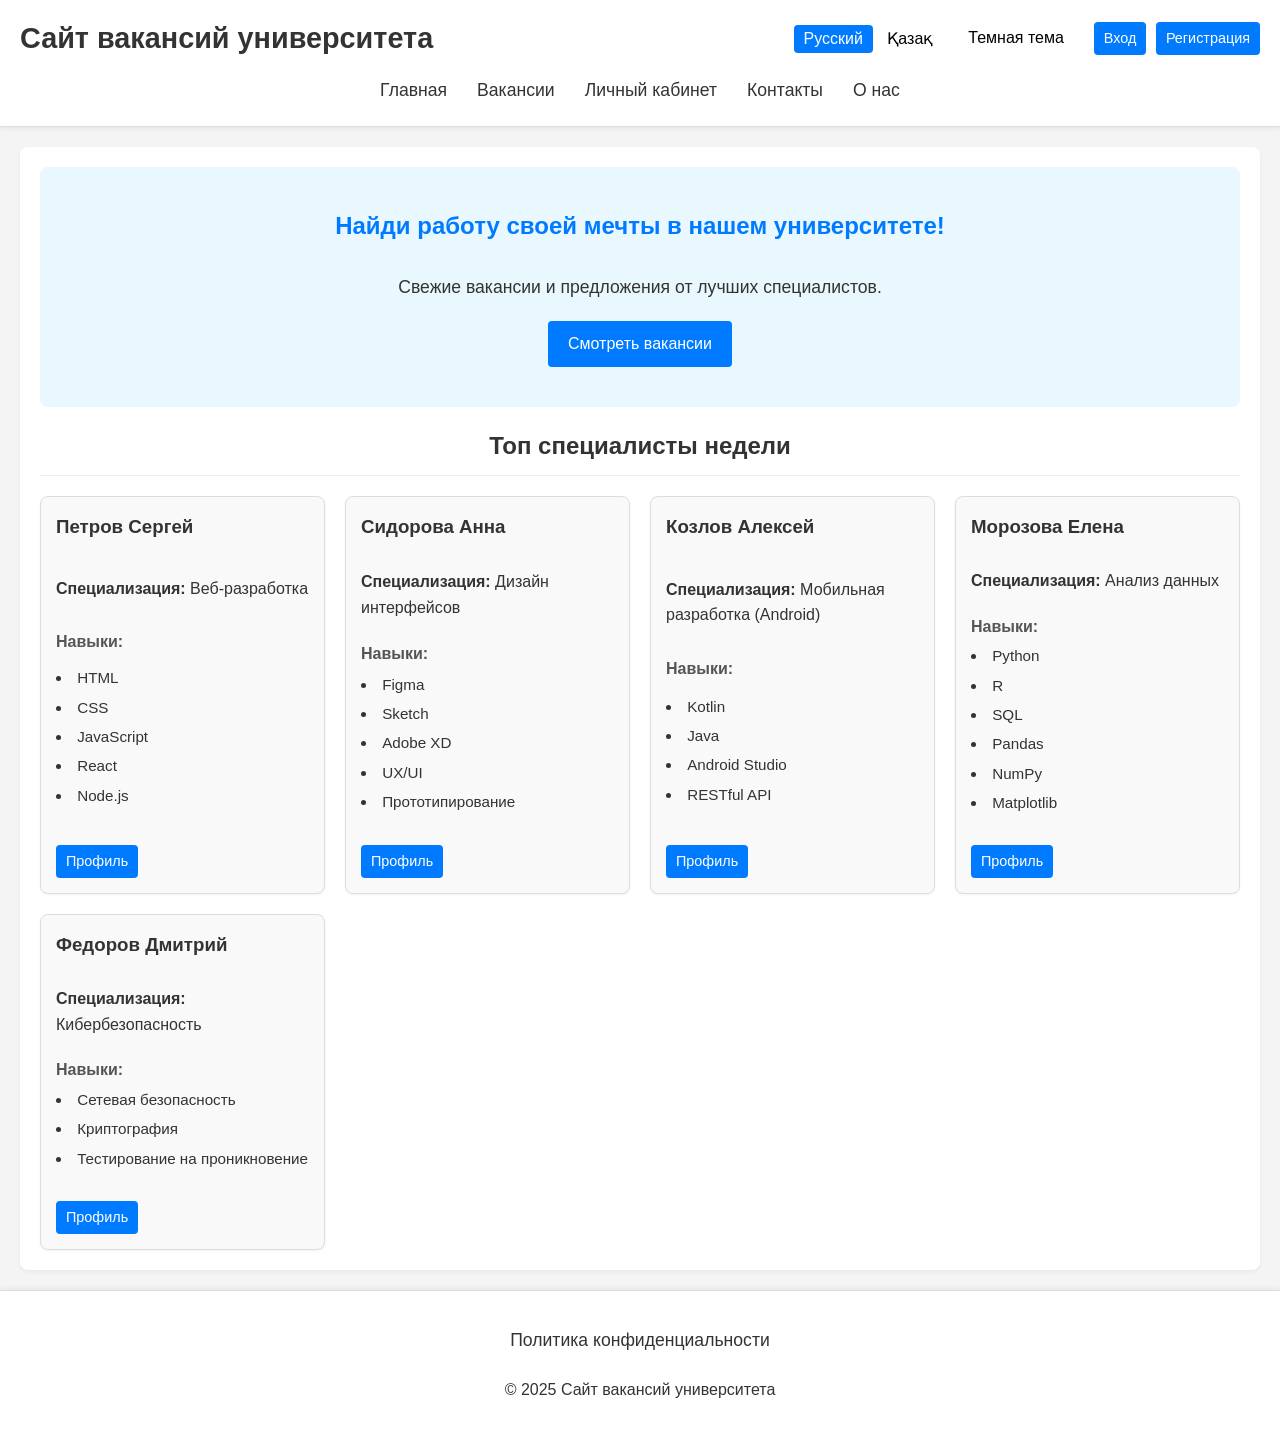
<file: index.html>
<!DOCTYPE html>
<html lang="ru">
<head>
    <meta charset="UTF-8">
    <meta name="viewport" content="width=device-width, initial-scale=1.0">
    <title>
        <span lang="ru">Сайт вакансий университета</span>
        <span lang="kz" class="hidden">Университет жұмыс орындарының сайты</span>
    </title>
    <link rel="stylesheet" href="style.css">
</head>
<body class="index-page">

    <header>
        <h1>
            <span lang="ru">Сайт вакансий университета</span>
            <span lang="kz" class="hidden">Университет жұмыс орындарының сайты</span>
        </h1>
        <div class="header-actions">
            <div class="language-switcher">
                <button data-lang="ru" class="lang-button active">Русский</button>
                <button data-lang="kz" class="lang-button">Қазақ</button>
            </div>
            <div class="theme-switcher">
                <button id="theme-toggle">
                    <span lang="ru">Темная тема</span>
                    <span lang="kz" class="hidden">Қараңғы тақырып</span>
                </button>
            </div>
            <div class="auth-buttons">
                <a href="login.html" class="button blue small">
                    <span lang="ru">Вход</span>
                    <span lang="kz" class="hidden">Кіру</span>
                </a>
                <a href="register.html" class="button blue small">
                    <span lang="ru">Регистрация</span>
                    <span lang="kz" class="hidden">Тіркелу</span>
                </a>
            </div>
        </div>
        <nav>
            <ul>
                <li><a href="index.html">
                    <span lang="ru">Главная</span>
                    <span lang="kz" class="hidden">Басты бет</span>
                </a></li>
                <li><a href="vacancies.html">
                    <span lang="ru">Вакансии</span>
                    <span lang="kz" class="hidden">Вакансиялар</span>
                </a></li>
                <li><a href="profile.html">
                    <span lang="ru">Личный кабинет</span>
                    <span lang="kz" class="hidden">Жеке кабинет</span>
                </a></li>
                <li><a href="contacts.html">
                    <span lang="ru">Контакты</span>
                    <span lang="kz" class="hidden">Байланыстар</span>
                </a></li>
                <li><a href="about.html">
                    <span lang="ru">О нас</span>
                    <span lang="kz" class="hidden">Біз туралы</span>
                </a></li>
            </ul>
        </nav>
    </header>

    <main>
        <section class="hero">
            <h2 lang="ru">Найди работу своей мечты в нашем университете!</h2>
            <h2 lang="kz" class="hidden">Біздің университетіміздегі арманыңыздағы жұмысты табыңыз!</h2>
            <p lang="ru">Свежие вакансии и предложения от лучших специалистов.</p>
            <p lang="kz" class="hidden">Үздік мамандардан жаңа жұмыс орындары мен ұсыныстар.</p>
            <a href="vacancies.html" class="button blue">
                <span lang="ru">Смотреть вакансии</span>
                <span lang="kz" class="hidden">Вакансияларды қарау</span>
            </a>
        </section>

        <section class="top-specialists">
            <h2 lang="ru">Топ специалисты недели</h2>
            <h2 lang="kz" class="hidden">Аптаның үздік мамандары</h2>
            <div class="specialists-list">
                 <p lang="ru">Загрузка списка специалистов...</p>
                 <p lang="kz" class="hidden">Мамандар тізімін жүктеу...</p>
            </div>
        </section>
    </main>

    <footer>
        <nav>
            <ul>
                <li><a href="privacy.html">
                    <span lang="ru">Политика конфиденциальности</span>
                    <span lang="kz" class="hidden">Құпиялылық саясаты</span>
                </a></li>
            </ul>
        </nav>
        <p lang="ru">&copy; 2025 Сайт вакансий университета</p>
        <p lang="kz" class="hidden">&copy; 2025 Университет жұмыс орындарының сайты</p>
    </footer>

    <script src="script.js" defer></script>
</body>
</html>
</file>
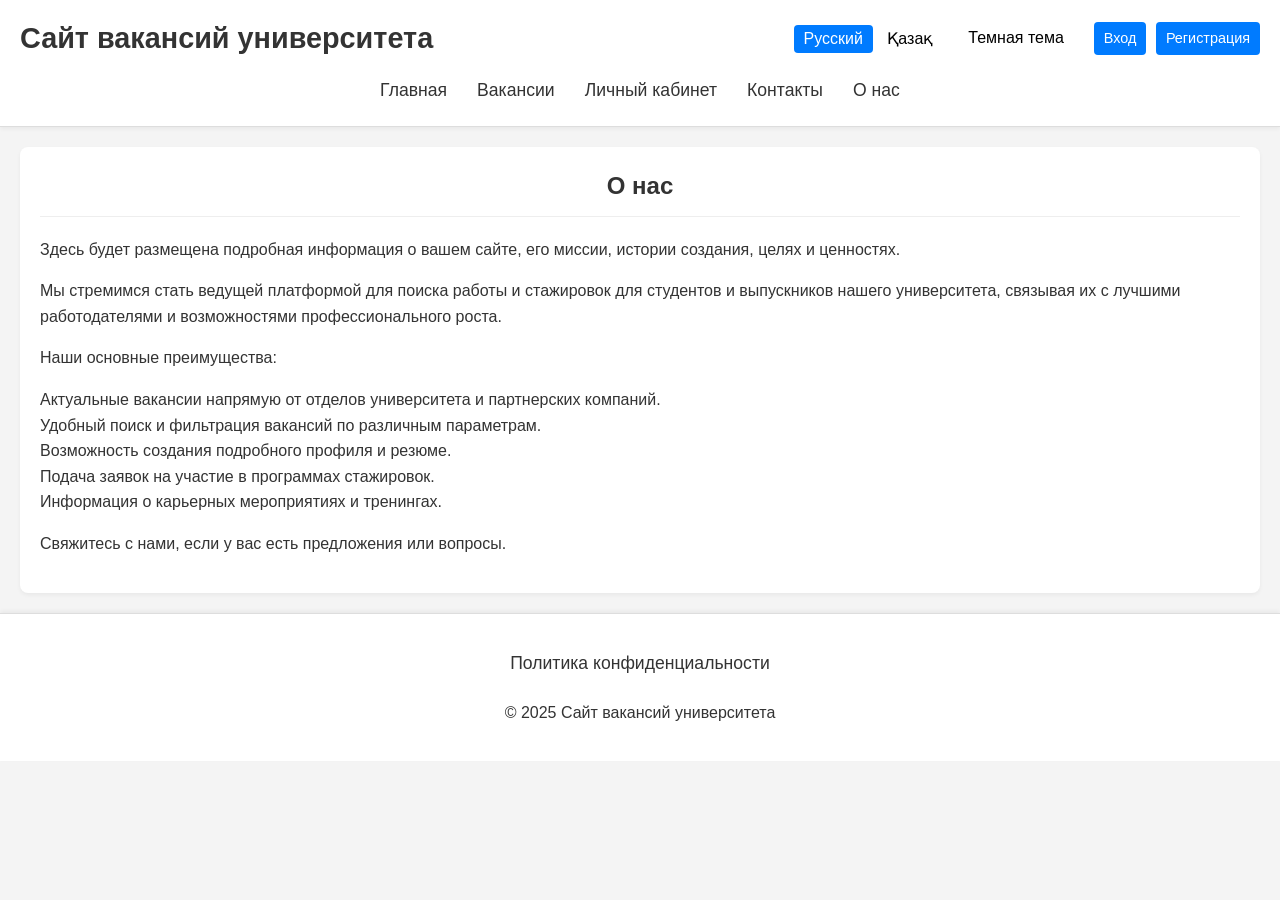
<file: about.html>
<!DOCTYPE html>
<html lang="ru">
<head>
    <meta charset="UTF-8">
    <meta name="viewport" content="width=device-width, initial-scale=1.0">
    <title>
        <span lang="ru">О нас - Сайт вакансий университета</span>
        <span lang="kz" class="hidden">Біз туралы - Университет жұмыс орындарының сайты</span>
    </title>
    <link rel="stylesheet" href="style.css">
</head>
<body>
    <header>
        <h1>
            <span lang="ru">Сайт вакансий университета</span>
            <span lang="kz" class="hidden">Университет жұмыс орындарының сайты</span>
        </h1>
        <div class="header-actions">
            <div class="language-switcher">
                <button data-lang="ru" class="lang-button active">Русский</button>
                <button data-lang="kz" class="lang-button">Қазақ</button>
            </div>
            <div class="theme-switcher">
                <button id="theme-toggle">
                    <span lang="ru">Темная тема</span>
                    <span lang="kz" class="hidden">Қараңғы тақырып</span>
                </button>
            </div>
            <div class="auth-buttons">
                <a href="login.html" class="button blue small">
                    <span lang="ru">Вход</span>
                    <span lang="kz" class="hidden">Кіру</span>
                </a>
                <a href="register.html" class="button blue small">
                    <span lang="ru">Регистрация</span>
                    <span lang="kz" class="hidden">Тіркелу</span>
                </a>
            </div>
        </div>
        <nav>
            <ul>
                <li><a href="index.html">
                    <span lang="ru">Главная</span>
                    <span lang="kz" class="hidden">Басты бет</span>
                </a></li>
                <li><a href="vacancies.html">
                    <span lang="ru">Вакансии</span>
                    <span lang="kz" class="hidden">Вакансиялар</span>
                </a></li>
                <li><a href="profile.html">
                    <span lang="ru">Личный кабинет</span>
                    <span lang="kz" class="hidden">Жеке кабинет</span>
                </a></li>
                <li><a href="contacts.html">
                    <span lang="ru">Контакты</span>
                    <span lang="kz" class="hidden">Байланыстар</span>
                </a></li>
                <li><a href="about.html">
                    <span lang="ru">О нас</span>
                    <span lang="kz" class="hidden">Біз туралы</span>
                </a></li>
            </ul>
        </nav>
    </header>

    <main>
        <h2 lang="ru">О нас</h2>
        <h2 lang="kz" class="hidden">Біз туралы</h2>
        <p lang="ru">Здесь будет размещена подробная информация о вашем сайте, его миссии, истории создания, целях и ценностях.</p>
        <p lang="kz" class="hidden">Бұл жерде сіздің сайтыңыз, оның миссиясы, құрылу тарихы, мақсаттары мен құндылықтары туралы толық ақпарат орналастырылады.</p>
        <p lang="ru">Мы стремимся стать ведущей платформой для поиска работы и стажировок для студентов и выпускников нашего университета, связывая их с лучшими работодателями и возможностями профессионального роста.</p>
        <p lang="kz" class="hidden">Біз университетіміздің студенттері мен түлектері үшін жұмыс пен тәжірибе іздеуде жетекші платформа болуға, оларды үздік жұмыс берушілермен және кәсіби өсу мүмкіндіктерімен байланыстыруға ұмтыламыз.</p>
         <p lang="ru">Наши основные преимущества:</p>
         <p lang="kz" class="hidden">Біздің негізгі артықшылықтарымыз:</p>
         <ul lang="ru">
             <li>Актуальные вакансии напрямую от отделов университета и партнерских компаний.</li>
             <li>Удобный поиск и фильтрация вакансий по различным параметрам.</li>
             <li>Возможность создания подробного профиля и резюме.</li>
             <li>Подача заявок на участие в программах стажировок.</li>
             <li>Информация о карьерных мероприятиях и тренингах.</li>
         </ul>
          <ul lang="kz" class="hidden">
             <li>Университет бөлімдері мен серіктес компаниялардан тікелей өзекті вакансиялар.</li>
             <li>Әр түрлі параметрлер бойынша бос жұмыс орындарын ыңғайлы іздеу және сүзу.</li>
             <li>Толық профиль мен түйіндемені жасау мүмкіндігі.</li>
             <li>Тәжірибе бағдарламаларына қатысуға өтінімдер беру.</li>
             <li>Мансаптық іс-шаралар мен тренингтер туралы ақпарат.</li>
         </ul>
          <p lang="ru">Свяжитесь с нами, если у вас есть предложения или вопросы.</p>
          <p lang="kz" class="hidden">Ұсыныстарыңыз немесе сұрақтарыңыз болса, бізбен хабарласыңыз.</p>
    </main>

    <footer>
        <nav>
            <ul>
                <li><a href="privacy.html">
                    <span lang="ru">Политика конфиденциальности</span>
                    <span lang="kz" class="hidden">Құпиялылық саясаты</span>
                </a></li>
            </ul>
        </nav>
        <p lang="ru">&copy; 2025 Сайт вакансий университета</p>
        <p lang="kz" class="hidden">&copy; 2025 Университет жұмыс орындарының сайты</p>
    </footer>

    <script src="script.js" defer></script>
</body>
</html>
</file>
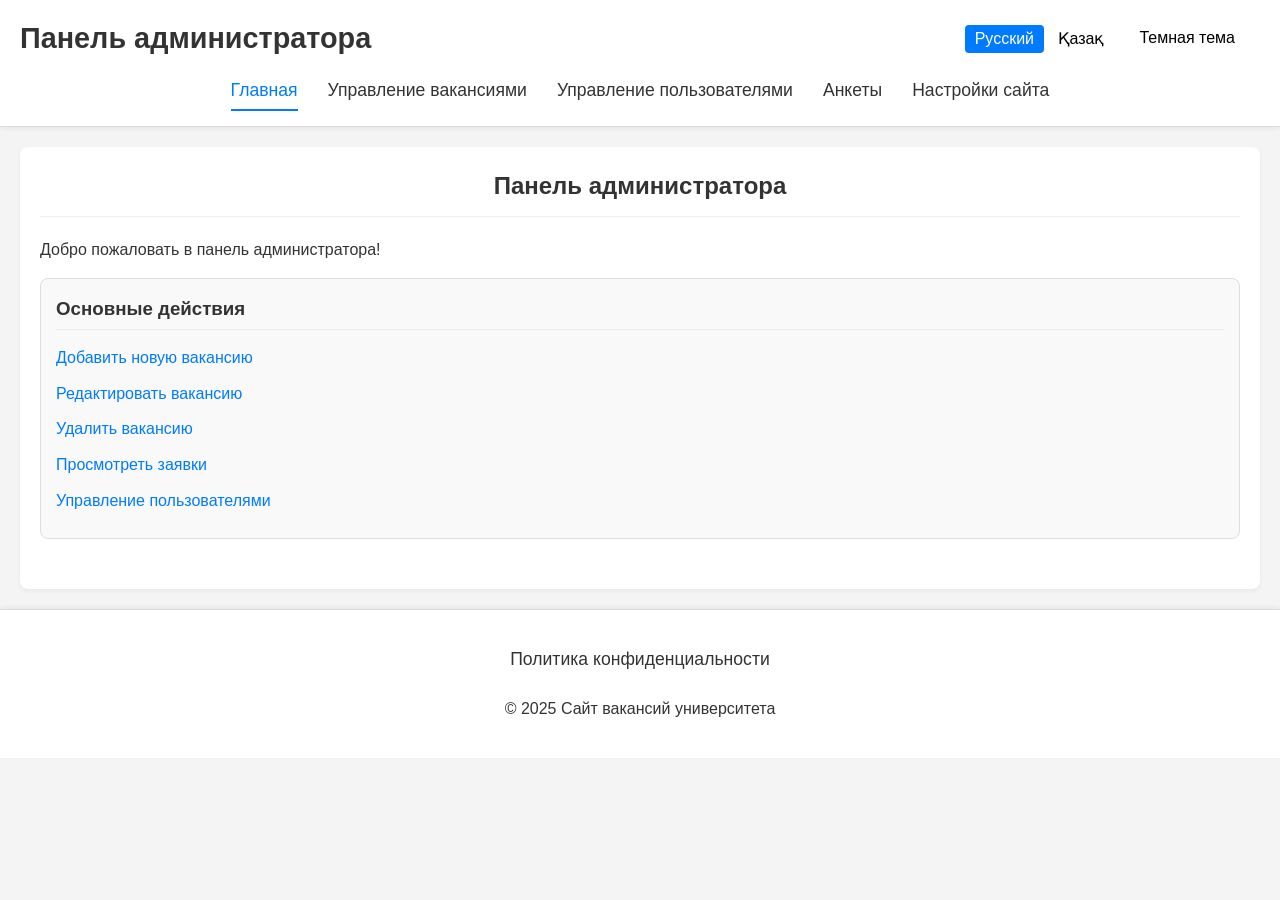
<file: admin.html>
<!DOCTYPE html>
<html lang="ru">
<head>
    <meta charset="UTF-8">
    <meta name="viewport" content="width=device-width, initial-scale=1.0">
    <title>
        <span lang="ru">Панель администратора - Сайт вакансий университета</span>
        <span lang="kz" class="hidden">Әкімшілік панелі - Университет жұмыс орындарының сайты</span>
    </title>
    <link rel="stylesheet" href="style.css">
</head>
<body class="admin-page"> <header>
        <h1>
            <span lang="ru">Панель администратора</span>
            <span lang="kz" class="hidden">Әкімшілік панелі</span>
        </h1>
        <div class="header-actions">
            <div class="language-switcher">
                <button data-lang="ru" class="lang-button active">Русский</button>
                <button data-lang="kz" class="lang-button">Қазақ</button>
            </div>
            <div class="theme-switcher">
                <button id="theme-toggle">
                    <span lang="ru">Темная тема</span>
                    <span lang="kz" class="hidden">Қараңғы тақырып</span>
                </button>
            </div>
            <div class="auth-buttons">
                <a href="profile.html" class="button blue small">
                    <span lang="ru">Личный кабинет</span>
                    <span lang="kz" class="hidden">Жеке кабинет</span>
                </a>
                <button id="logout-button" class="button blue small">
                    <span lang="ru">Выйти</span>
                    <span lang="kz" class="hidden">Шығу</span>
                </button>
            </div>
        </div>
        <nav>
            <ul>
                <li><a href="admin.html" class="active">
                    <span lang="ru">Главная</span>
                    <span lang="kz" class="hidden">Басты бет</span>
                </a></li>
                <li><a href="#">
                    <span lang="ru">Управление вакансиями</span>
                    <span lang="kz" class="hidden">Вакансияларды басқару</span>
                </a></li>
                <li><a href="#">
                    <span lang="ru">Управление пользователями</span>
                    <span lang="kz" class="hidden">Пайдаланушыларды басқару</span>
                </a></li>
                <li><a href="#">
                    <span lang="ru">Анкеты</span>
                    <span lang="kz" class="hidden">Сауалнамалар</span>
                </a></li>
                <li><a href="#">
                    <span lang="ru">Настройки сайта</span>
                    <span lang="kz" class="hidden">Сайттың баптаулары</span>
                </a></li>
            </ul>
        </nav>
    </header>

    <main>
        <h2 lang="ru">Панель администратора</h2>
        <h2 lang="kz" class="hidden">Әкімшілік панелі</h2>
        <p lang="ru">Добро пожаловать в панель администратора!</p>
        <p lang="kz" class="hidden">Әкімшілік панеліне қош келдіңіз!</p>

        <section class="admin-actions">
            <h3 lang="ru">Основные действия</h3>
            <h3 lang="kz" class="hidden">Негізгі әрекеттер</h3>
            <ul>
                 <li><a href="#">
                    <span lang="ru">Добавить новую вакансию</span>
                    <span lang="kz" class="hidden">Жаңа вакансия қосу</span>
                </a></li>
                <li><a href="#">
                    <span lang="ru">Редактировать вакансию</span>
                    <span lang="kz" class="hidden">Вакансияны өңдеу</span>
                </a></li>
                <li><a href="#">
                    <span lang="ru">Удалить вакансию</span>
                    <span lang="kz" class="hidden">Вакансияны жою</span>
                </a></li>
                <li><a href="#">
                    <span lang="ru">Просмотреть заявки</span>
                    <span lang="kz" class="hidden">Өтінімдерді қарау</span>
                </a></li>
                <li><a href="#">
                    <span lang="ru">Управление пользователями</span>
                    <span lang="kz" class="hidden">Пайдаланушыларды басқару</span>
                </a></li>
            </ul>
        </section>
    </main>

    <footer>
        <nav>
            <ul>
                <li><a href="privacy.html">
                    <span lang="ru">Политика конфиденциальности</span>
                    <span lang="kz" class="hidden">Құпиялылық саясаты</span>
                </a></li>
            </ul>
        </nav>
        <p lang="ru">&copy; 2025 Сайт вакансий университета</p>
        <p lang="kz" class="hidden">&copy; 2025 Университет жұмыс орындарының сайты</p>
    </footer>

    <script src="script.js" defer></script>
</body>
</html>
</file>
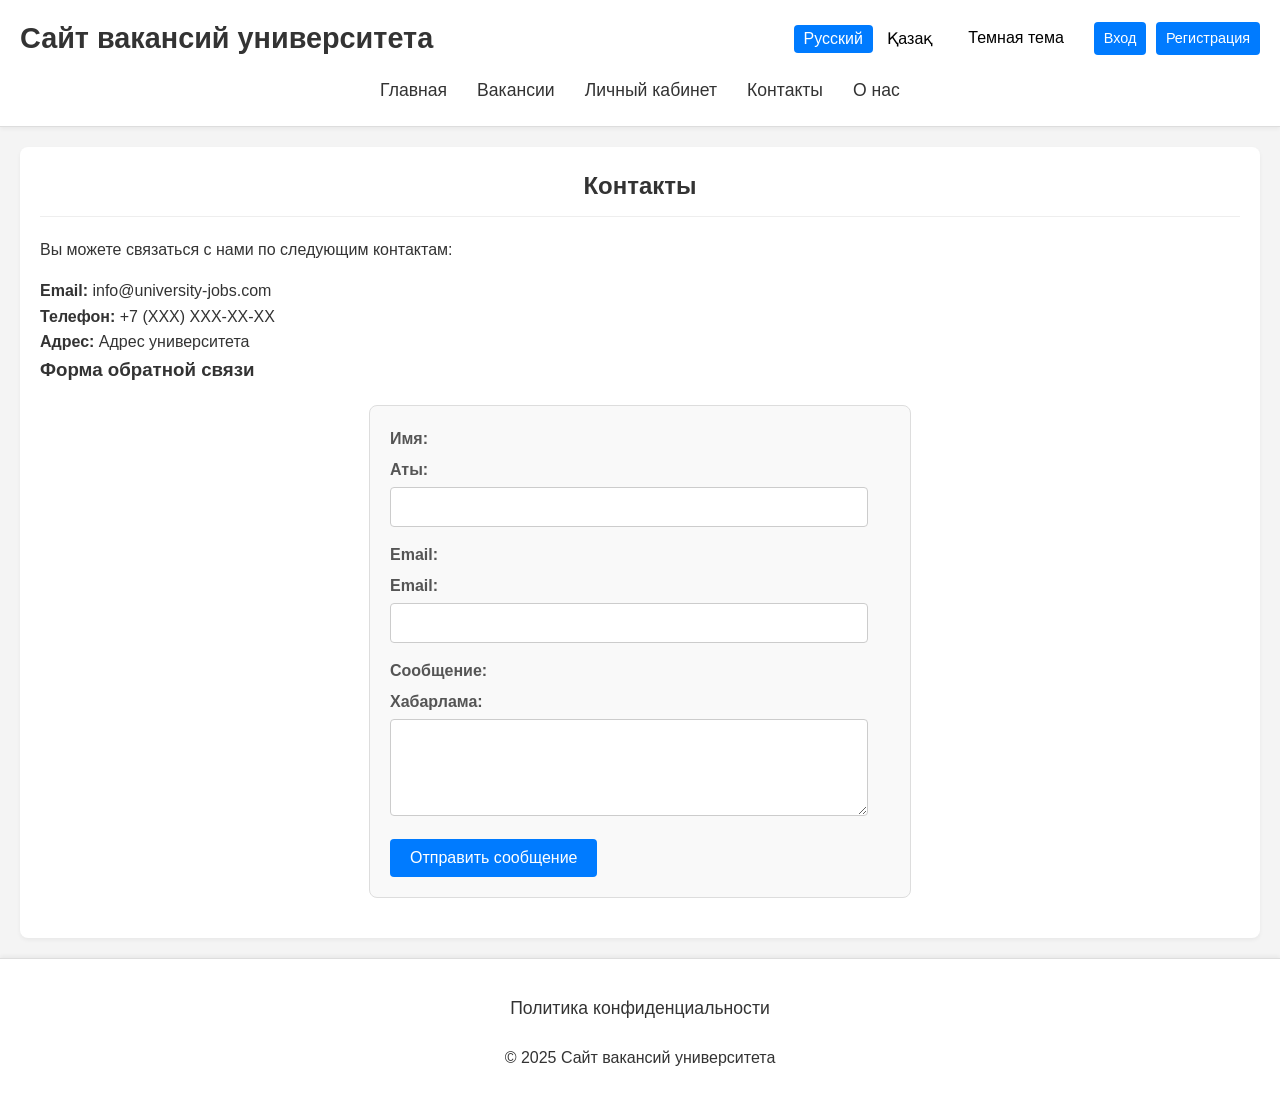
<file: contacts.html>
<!DOCTYPE html>
<html lang="ru">
<head>
    <meta charset="UTF-8">
    <meta name="viewport" content="width=device-width, initial-scale=1.0">
    <title>
        <span lang="ru">Контакты - Сайт вакансий университета</span>
        <span lang="kz" class="hidden">Байланыстар - Университет жұмыс орындарының сайты</span>
    </title>
    <link rel="stylesheet" href="style.css">
</head>
<body>
    <header>
        <h1>
            <span lang="ru">Сайт вакансий университета</span>
            <span lang="kz" class="hidden">Университет жұмыс орындарының сайты</span>
        </h1>
        <div class="header-actions">
            <div class="language-switcher">
                <button data-lang="ru" class="lang-button active">Русский</button>
                <button data-lang="kz" class="lang-button">Қазақ</button>
            </div>
            <div class="theme-switcher">
                <button id="theme-toggle">
                    <span lang="ru">Темная тема</span>
                    <span lang="kz" class="hidden">Қараңғы тақырып</span>
                </button>
            </div>
            <div class="auth-buttons">
                <a href="login.html" class="button blue small">
                    <span lang="ru">Вход</span>
                    <span lang="kz" class="hidden">Кіру</span>
                </a>
                <a href="register.html" class="button blue small">
                    <span lang="ru">Регистрация</span>
                    <span lang="kz" class="hidden">Тіркелу</span>
                </a>
            </div>
        </div>
        <nav>
            <ul>
                <li><a href="index.html">
                    <span lang="ru">Главная</span>
                    <span lang="kz" class="hidden">Басты бет</span>
                </a></li>
                <li><a href="vacancies.html">
                    <span lang="ru">Вакансии</span>
                    <span lang="kz" class="hidden">Вакансиялар</span>
                </a></li>
                <li><a href="profile.html">
                    <span lang="ru">Личный кабинет</span>
                    <span lang="kz" class="hidden">Жеке кабинет</span>
                </a></li>
                <li><a href="contacts.html">
                    <span lang="ru">Контакты</span>
                    <span lang="kz" class="hidden">Байланыстар</span>
                </a></li>
                <li><a href="about.html">
                    <span lang="ru">О нас</span>
                    <span lang="kz" class="hidden">Біз туралы</span>
                </a></li>
            </ul>
        </nav>
    </header>

    <main>
        <h2 lang="ru">Контакты</h2>
        <h2 lang="kz" class="hidden">Байланыстар</h2>
        <p lang="ru">Вы можете связаться с нами по следующим контактам:</p>
        <p lang="kz" class="hidden">Сіз бізбен келесі байланыстар бойынша хабарласа аласыз:</p>
        <ul>
            <li><strong lang="ru">Email:</strong> <strong lang="kz" class="hidden">Email:</strong> info@university-jobs.com</li>
            <li><strong lang="ru">Телефон:</strong> <strong lang="kz" class="hidden">Телефон:</strong> +7 (XXX) XXX-XX-XX</li>
            <li><strong lang="ru">Адрес:</strong> <strong lang="kz" class="hidden">Мекенжайы:</strong> Адрес университета</li>
        </ul>

        <h3 lang="ru">Форма обратной связи</h3>
        <h3 lang="kz" class="hidden">Кері байланыс формасы</h3>
        <form class="contact-form">
            <div class="form-group">
                <label for="name" lang="ru">Имя:</label>
                <label for="name" lang="kz" class="hidden">Аты:</label>
                <input type="text" id="name" name="name" required>
            </div>
            <div class="form-group">
                <label for="email" lang="ru">Email:</label>
                <label for="email" lang="kz" class="hidden">Email:</label>
                <input type="email" id="email" name="email" required>
            </div>
            <div class="form-group">
                <label for="message" lang="ru">Сообщение:</label>
                <label for="message" lang="kz" class="hidden">Хабарлама:</label>
                <textarea id="message" name="message" rows="5" required></textarea>
            </div>
            <button type="submit" class="button blue">
                <span lang="ru">Отправить сообщение</span>
                <span lang="kz" class="hidden">Хабарламаны жіберу</span>
            </button>
        </form>
    </main>

    <footer>
        <nav>
            <ul>
                <li><a href="privacy.html">
                    <span lang="ru">Политика конфиденциальности</span>
                    <span lang="kz" class="hidden">Құпиялылық саясаты</span>
                </a></li>
            </ul>
        </nav>
        <p lang="ru">&copy; 2025 Сайт вакансий университета</p>
        <p lang="kz" class="hidden">&copy; 2025 Университет жұмыс орындарының сайты</p>
    </footer>

    <script src="script.js" defer></script>
</body>
</html>
</file>
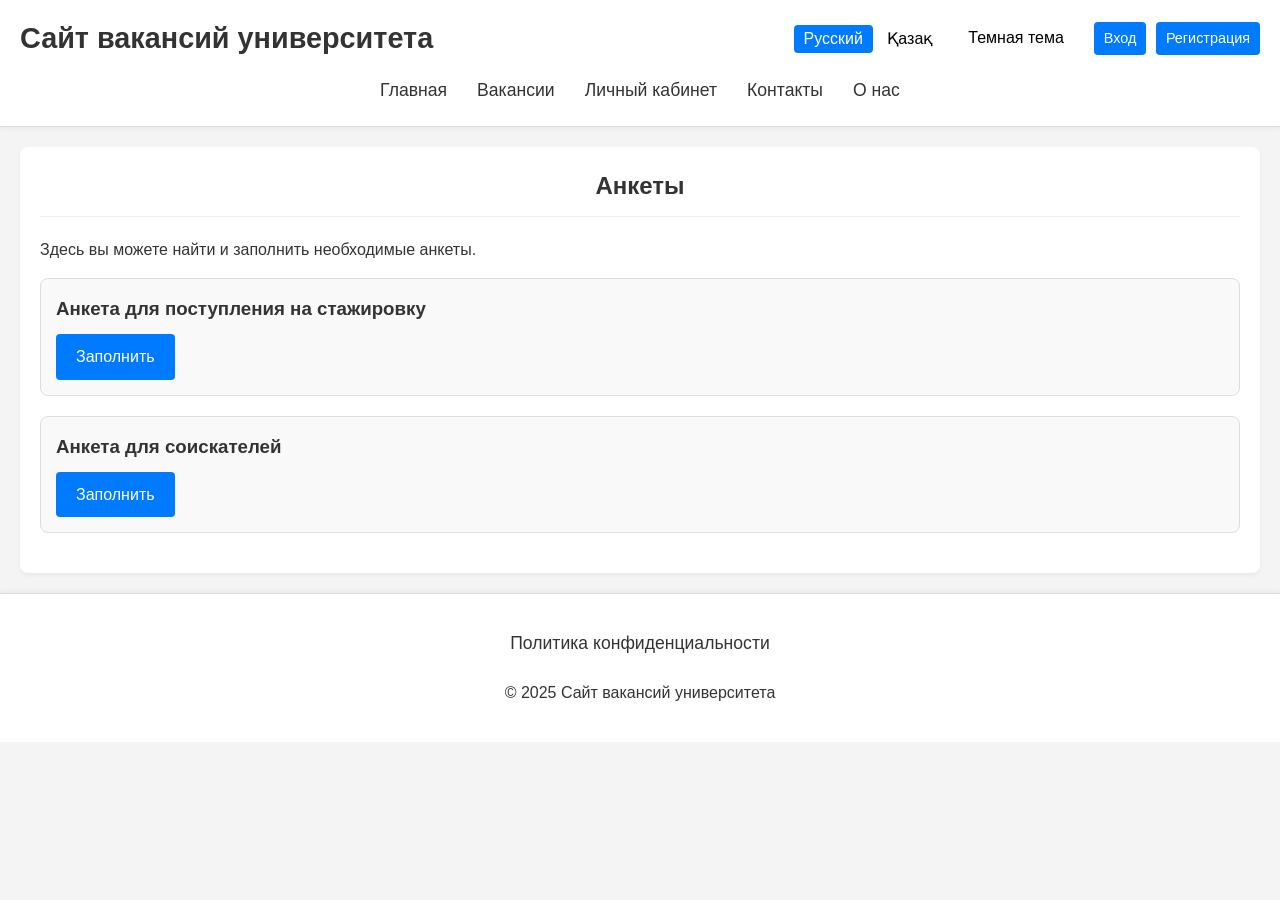
<file: forms.html>
<!DOCTYPE html>
<html lang="ru">
<head>
    <meta charset="UTF-8">
    <meta name="viewport" content="width=device-width, initial-scale=1.0">
    <title>
        <span lang="ru">Анкеты - Сайт вакансий университета</span>
        <span lang="kz" class="hidden">Сауалнамалар - Университет жұмыс орындарының сайты</span>
    </title>
    <link rel="stylesheet" href="style.css">
</head>
<body>
    <header>
        <h1>
            <span lang="ru">Сайт вакансий университета</span>
            <span lang="kz" class="hidden">Университет жұмыс орындарының сайты</span>
        </h1>
        <div class="header-actions">
            <div class="language-switcher">
                <button data-lang="ru" class="lang-button active">Русский</button>
                <button data-lang="kz" class="lang-button">Қазақ</button>
            </div>
            <div class="theme-switcher">
                <button id="theme-toggle">
                    <span lang="ru">Темная тема</span>
                    <span lang="kz" class="hidden">Қараңғы тақырып</span>
                </button>
            </div>
            <div class="auth-buttons">
                <a href="login.html" class="button blue small">
                    <span lang="ru">Вход</span>
                    <span lang="kz" class="hidden">Кіру</span>
                </a>
                <a href="register.html" class="button blue small">
                    <span lang="ru">Регистрация</span>
                    <span lang="kz" class="hidden">Тіркелу</span>
                </a>
            </div>
        </div>
        <nav>
            <ul>
                <li><a href="index.html">
                    <span lang="ru">Главная</span>
                    <span lang="kz" class="hidden">Басты бет</span>
                </a></li>
                <li><a href="vacancies.html">
                    <span lang="ru">Вакансии</span>
                    <span lang="kz" class="hidden">Вакансиялар</span>
                </a></li>
                <li><a href="profile.html">
                    <span lang="ru">Личный кабинет</span>
                    <span lang="kz" class="hidden">Жеке кабинет</span>
                </a></li>
                <li><a href="contacts.html">
                    <span lang="ru">Контакты</span>
                    <span lang="kz" class="hidden">Байланыстар</span>
                </a></li>
                <li><a href="about.html">
                    <span lang="ru">О нас</span>
                    <span lang="kz" class="hidden">Біз туралы</span>
                </a></li>
            </ul>
        </nav>
    </header>

    <main>
        <h2 lang="ru">Анкеты</h2>
        <h2 lang="kz" class="hidden">Сауалнамалар</h2>
        <p lang="ru">Здесь вы можете найти и заполнить необходимые анкеты.</p>
        <p lang="kz" class="hidden">Бұл жерде сіз қажетті сауалнамаларды тауып, толтыра аласыз.</p>
        <div class="form-list">
            <div class="form-item">
                <h3 lang="ru">Анкета для поступления на стажировку</h3>
                <h3 lang="kz" class="hidden">Тәжірибеден өтуге арналған сауалнама</h3>
                <a href="#" class="button blue">
                    <span lang="ru">Заполнить</span>
                    <span lang="kz" class="hidden">Толтыру</span>
                </a>
            </div>
            <div class="form-item">
                <h3 lang="ru">Анкета для соискателей</h3>
                <h3 lang="kz" class="hidden">Іздеушілерге арналған сауалнама</h3>
                <a href="#" class="button blue">
                    <span lang="ru">Заполнить</span>
                    <span lang="kz" class="hidden">Толтыру</span>
                </a>
            </div>
        </div>
    </main>

    <footer>
        <nav>
            <ul>
                <li><a href="privacy.html">
                    <span lang="ru">Политика конфиденциальности</span>
                    <span lang="kz" class="hidden">Құпиялылық саясаты</span>
                </a></li>
            </ul>
        </nav>
        <p lang="ru">&copy; 2025 Сайт вакансий университета</p>
        <p lang="kz" class="hidden">&copy; 2025 Университет жұмыс орындарының сайты</p>
    </footer>

    <script src="script.js" defer></script>
</body>
</html>
</file>
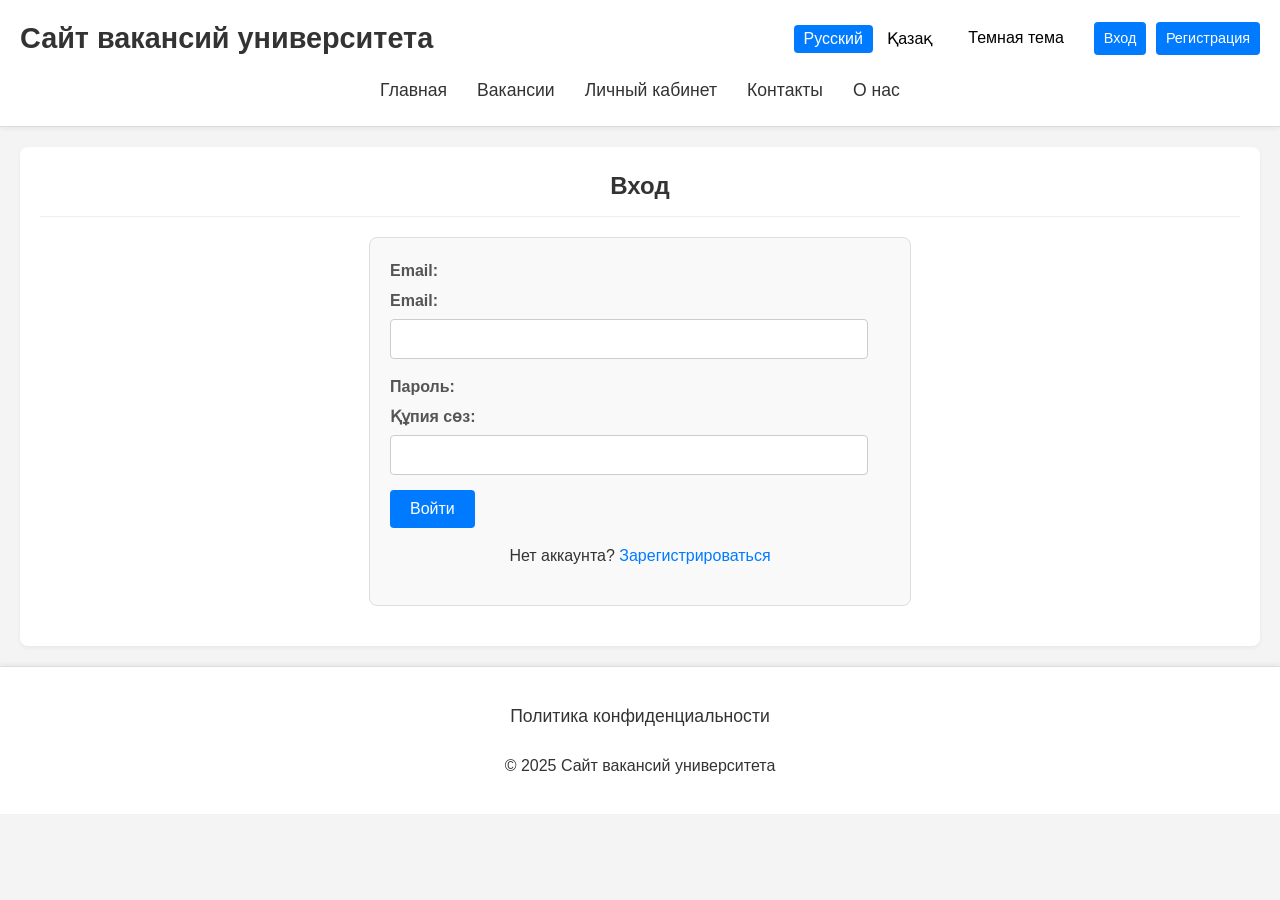
<file: login.html>
<!DOCTYPE html>
<html lang="ru">
<head>
    <meta charset="UTF-8">
    <meta name="viewport" content="width=device-width, initial-scale=1.0">
    <title>
        <span lang="ru">Вход - Сайт вакансий университета</span>
        <span lang="kz" class="hidden">Кіру - Университет жұмыс орындарының сайты</span>
    </title>
    <link rel="stylesheet" href="style.css">
</head>
<body>
    <header>
        <h1>
            <span lang="ru">Сайт вакансий университета</span>
            <span lang="kz" class="hidden">Университет жұмыс орындарының сайты</span>
        </h1>
        <div class="header-actions">
            <div class="language-switcher">
                <button data-lang="ru" class="lang-button active">Русский</button>
                <button data-lang="kz" class="lang-button">Қазақ</button>
            </div>
            <div class="theme-switcher">
                <button id="theme-toggle">
                    <span lang="ru">Темная тема</span>
                    <span lang="kz" class="hidden">Қараңғы тақырып</span>
                </button>
            </div>
            <div class="auth-buttons">
                <a href="login.html" class="button blue small">
                    <span lang="ru">Вход</span>
                    <span lang="kz" class="hidden">Кіру</span>
                </a>
                <a href="register.html" class="button blue small">
                    <span lang="ru">Регистрация</span>
                    <span lang="kz" class="hidden">Тіркелу</span>
                </a>
            </div>
        </div>
        <nav>
            <ul>
                <li><a href="index.html">
                    <span lang="ru">Главная</span>
                    <span lang="kz" class="hidden">Басты бет</span>
                </a></li>
                <li><a href="vacancies.html">
                    <span lang="ru">Вакансии</span>
                    <span lang="kz" class="hidden">Вакансиялар</span>
                </a></li>
                <li><a href="profile.html">
                    <span lang="ru">Личный кабинет</span>
                    <span lang="kz" class="hidden">Жеке кабинет</span>
                </a></li>
                <li><a href="contacts.html">
                    <span lang="ru">Контакты</span>
                    <span lang="kz" class="hidden">Байланыстар</span>
                </a></li>
                <li><a href="about.html">
                    <span lang="ru">О нас</span>
                    <span lang="kz" class="hidden">Біз туралы</span>
                </a></li>
            </ul>
        </nav>
    </header>

    <main>
        <h2 lang="ru">Вход</h2>
        <h2 lang="kz" class="hidden">Кіру</h2>
        <form class="login-form">
            <div class="form-group">
                <label for="email" lang="ru">Email:</label>
                <label for="email" lang="kz" class="hidden">Email:</label>
                <input type="email" id="email" name="email" required>
            </div>
            <div class="form-group">
                <label for="password" lang="ru">Пароль:</label>
                <label for="password" lang="kz" class="hidden">Құпия сөз:</label>
                <input type="password" id="password" name="password" required>
            </div>
            <button type="submit" class="button blue">
                <span lang="ru">Войти</span>
                <span lang="kz" class="hidden">Кіру</span>
            </button>
            <p lang="ru">Нет аккаунта? <a href="register.html">Зарегистрироваться</a></p>
            <p lang="kz" class="hidden">Аккаунтыңыз жоқ па? <a href="register.html">Тіркелу</a></p>
        </form>
    </main>

    <footer>
        <nav>
            <ul>
                <li><a href="privacy.html">
                    <span lang="ru">Политика конфиденциальности</span>
                    <span lang="kz" class="hidden">Құпиялылық саясаты</span>
                </a></li>
            </ul>
        </nav>
        <p lang="ru">&copy; 2025 Сайт вакансий университета</p>
        <p lang="kz" class="hidden">&copy; 2025 Университет жұмыс орындарының сайты</p>
    </footer>

    <script src="script.js" defer></script>
</body>
</html>
</file>
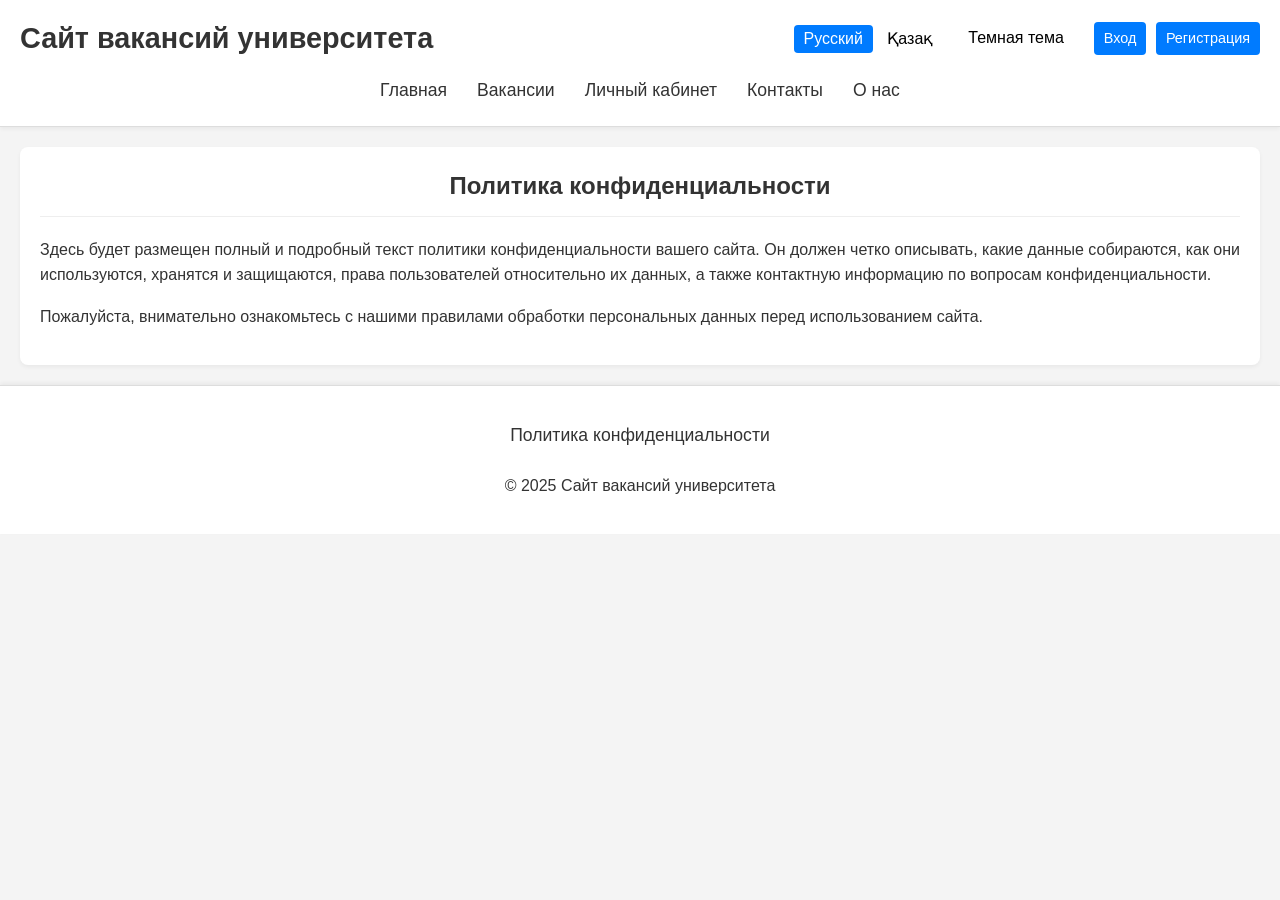
<file: privacy.html>
<!DOCTYPE html>
<html lang="ru">
    <head>
        <meta charset="UTF-8">
        <meta name="viewport" content="width=device-width, initial-scale=1.0">
        <title>
            <span lang="ru">Политика конфиденциальности - Сайт вакансий университета</span>
            <span lang="kz" class="hidden">Құпиялылық саясаты - Университет жұмыс орындарының сайты</span>
        </title>
        <link rel="stylesheet" href="style.css">
    </head>
    <body>
        <header>
            <h1>
                <span lang="ru">Сайт вакансий университета</span>
                <span lang="kz" class="hidden">Университет жұмыс орындарының сайты</span>
            </h1>
            <div class="header-actions">
                <div class="language-switcher">
                    <button data-lang="ru" class="lang-button active">Русский</button>
                    <button data-lang="kz" class="lang-button">Қазақ</button>
                </div>
                <div class="theme-switcher">
                    <button id="theme-toggle">
                        <span lang="ru">Темная тема</span>
                        <span lang="kz" class="hidden">Қараңғы тақырып</span>
                    </button>
                </div>
                <div class="auth-buttons">
                    <a href="login.html" class="button blue small">
                        <span lang="ru">Вход</span>
                        <span lang="kz" class="hidden">Кіру</span>
                    </a>
                    <a href="register.html" class="button blue small">
                        <span lang="ru">Регистрация</span>
                        <span lang="kz" class="hidden">Тіркелу</span>
                    </a>
                </div>
            </div>
            <nav>
                <ul>
                    <li><a href="index.html">
                        <span lang="ru">Главная</span>
                        <span lang="kz" class="hidden">Басты бет</span>
                    </a></li>
                    <li><a href="vacancies.html">
                        <span lang="ru">Вакансии</span>
                        <span lang="kz" class="hidden">Вакансиялар</span>
                    </a></li>
                    <li><a href="profile.html">
                        <span lang="ru">Личный кабинет</span>
                        <span lang="kz" class="hidden">Жеке кабинет</span>
                    </a></li>
                    <li><a href="contacts.html">
                        <span lang="ru">Контакты</span>
                        <span lang="kz" class="hidden">Байланыстар</span>
                    </a></li>
                    <li><a href="about.html">
                        <span lang="ru">О нас</span>
                        <span lang="kz" class="hidden">Біз туралы</span>
                    </a></li>
                </ul>
            </nav>
        </header>

        <main>
            <h2 lang="ru">Политика конфиденциальности</h2>
            <h2 lang="kz" class="hidden">Құпиялылық саясаты</h2>
            <p lang="ru">Здесь будет размещен полный и подробный текст политики конфиденциальности вашего сайта. Он должен четко описывать, какие данные собираются, как они используются, хранятся и защищаются, права пользователей относительно их данных, а также контактную информацию по вопросам конфиденциальности.</p>
            <p lang="kz" class="hidden">Бұл жерде сіздің сайтыңыздың құпиялылық саясатының толық және егжей-тегжейлі мәтіні орналастырылады. Ол қандай деректер жиналатынын, олардың қалай қолданылатынын, сақталатынын және қорғалатынын, пайдаланушылардың өз деректеріне қатысты құқықтарын, сондай-ақ құпиялылық мәселелері бойынша байланыс ақпаратын нақты сипаттауы керек.</p>
            <p lang="ru">Пожалуйста, внимательно ознакомьтесь с нашими правилами обработки персональных данных перед использованием сайта.</p>
            <p lang="kz" class="hidden">Сайтты қолданар алдында персоналды деректерді өңдеу ережелерімен мұқият танысып шығыңыз.</p>
        </main>

        <footer>
            <nav>
                <ul>
                    <li><a href="privacy.html">
                        <span lang="ru">Политика конфиденциальности</span>
                        <span lang="kz" class="hidden">Құпиялылық саясаты</span>
                    </a></li>
                </ul>
            </nav>
            <p lang="ru">&copy; 2025 Сайт вакансий университета</p>
            <p lang="kz" class="hidden">&copy; 2025 Университет жұмыс орындарының сайты</p>
        </footer>

        <script src="script.js" defer></script>
    </body>
</html>
</file>
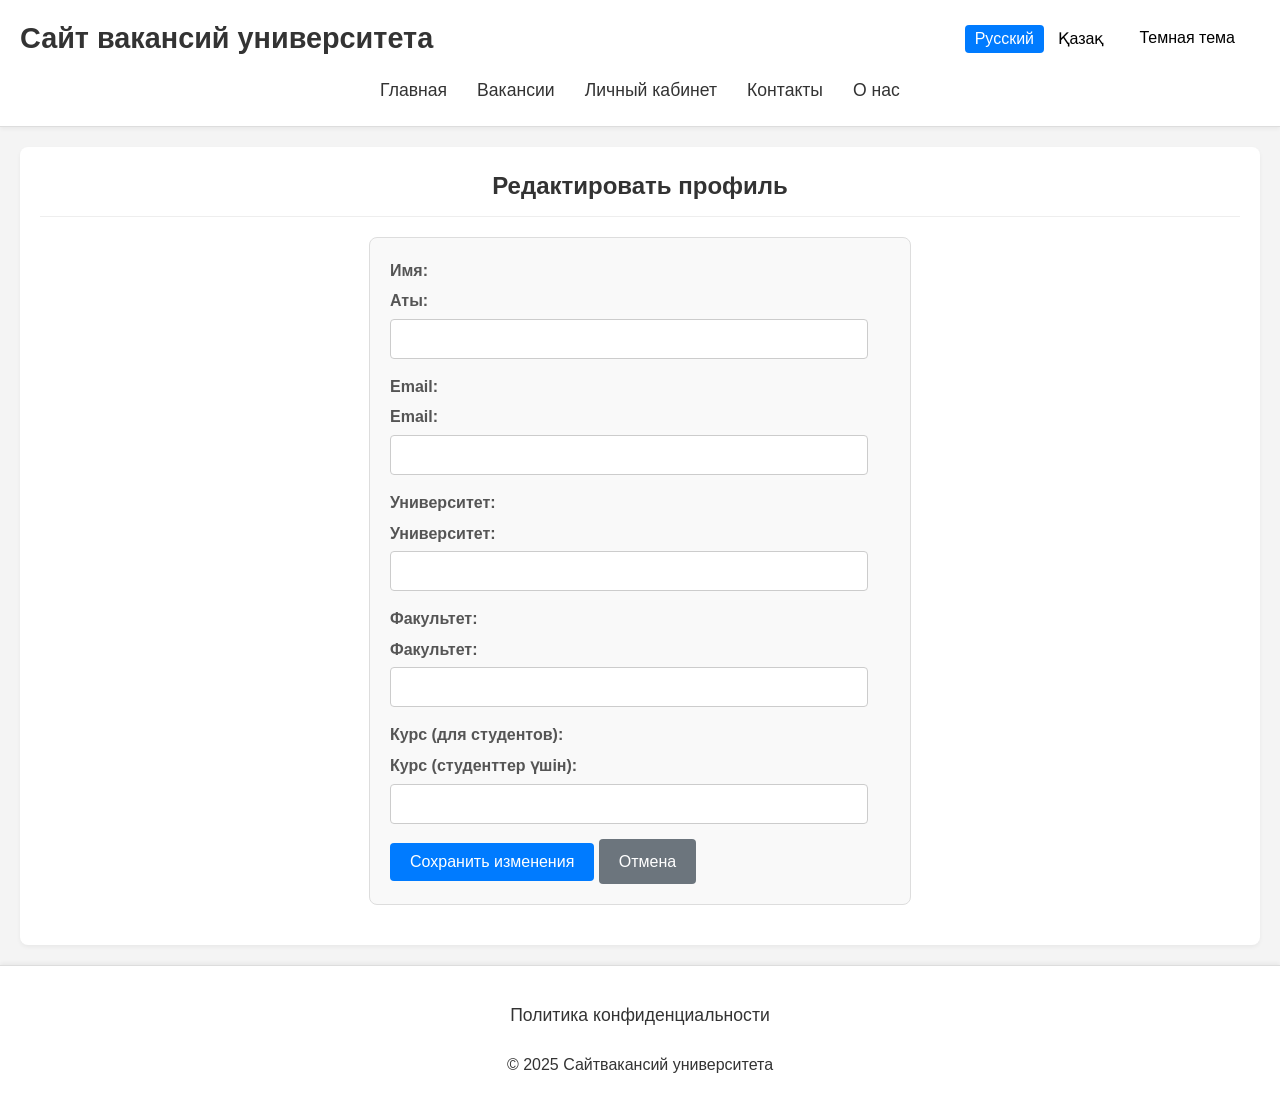
<file: profile-edit.html>
<!DOCTYPE html>
<html lang="ru">
<head>
    <meta charset="UTF-8">
    <meta name="viewport" content="width=device-width, initial-scale=1.0">
    <title>
        <span lang="ru">Редактировать профиль - Сайт вакансий университета</span>
        <span lang="kz" class="hidden">Профильді өңдеу - Университет жұмыс орындарының сайты</span>
    </title>
    <link rel="stylesheet" href="style.css">
</head>
<body class="profile-edit-page"> <header>
        <h1>
            <span lang="ru">Сайт вакансий университета</span>
            <span lang="kz" class="hidden">Университет жұмыс орындарының сайты</span>
        </h1>
        <div class="header-actions">
            <div class="language-switcher">
                <button data-lang="ru" class="lang-button active">Русский</button>
                <button data-lang="kz" class="lang-button">Қазақ</button>
            </div>
            <div class="theme-switcher">
                <button id="theme-toggle">
                    <span lang="ru">Темная тема</span>
                    <span lang="kz" class="hidden">Қараңғы тақырып</span>
                </button>
            </div>
            <div class="auth-buttons">
                 <a href="profile.html" class="button blue small active">
                    <span lang="ru">Личный кабинет</span>
                    <span lang="kz" class="hidden">Жеке кабинет</span>
                </a>
                 <button id="logout-button-edit-profile" class="button blue small">
                    <span lang="ru">Выйти</span>
                    <span lang="kz" class="hidden">Шығу</span>
                </button>
            </div>
        </div>
        <nav>
            <ul>
                <li><a href="index.html">
                    <span lang="ru">Главная</span>
                    <span lang="kz" class="hidden">Басты бет</span>
                </a></li>
                <li><a href="vacancies.html">
                    <span lang="ru">Вакансии</span>
                    <span lang="kz" class="hidden">Вакансиялар</span>
                </a></li>
                <li><a href="profile.html">
                    <span lang="ru">Личный кабинет</span>
                    <span lang="kz" class="hidden">Жеке кабинет</span>
                </a></li>
                <li><a href="contacts.html">
                    <span lang="ru">Контакты</span>
                    <span lang="kz" class="hidden">Байланыстар</span>
                </a></li>
                <li><a href="about.html">
                    <span lang="ru">О нас</span>
                    <span lang="kz" class="hidden">Біз туралы</span>
                </a></li>
            </ul>
        </nav>
    </header>

    <main>
        <h2 lang="ru">Редактировать профиль</h2>
        <h2 lang="kz" class="hidden">Профильді өңдеу</h2>
        <form class="profile-edit-form">
            <div class="form-group">
                <label for="name" lang="ru">Имя:</label>
                <label for="name" lang="kz" class="hidden">Аты:</label>
                <input type="text" id="name" name="name" value="" required> </div>
            <div class="form-group">
                <label for="email" lang="ru">Email:</label>
                <label for="email" lang="kz" class="hidden">Email:</label>
                <input type="email" id="email" name="email" value="" required> </div>
            <div class="form-group">
                <label for="university" lang="ru">Университет:</label>
                <label for="university" lang="kz" class="hidden">Университет:</label>
                <input type="text" id="university" name="university" value=""> </div>
            <div class="form-group">
                <label for="faculty" lang="ru">Факультет:</label>
                <label for="faculty" lang="kz" class="hidden">Факультет:</label>
                <input type="text" id="faculty" name="faculty" value=""> </div>
            <div class="form-group">
                <label for="course" lang="ru">Курс (для студентов):</label>
                <label for="course" lang="kz" class="hidden">Курс (студенттер үшін):</label>
                <input type="number" id="course" name="course" value="" min="1" max="6"> </div>
            <button type="submit" class="button blue">
                <span lang="ru">Сохранить изменения</span>
                <span lang="kz" class="hidden">Өзгерістерді сақтау</span>
            </button>
            <a href="profile.html" class="button gray">
                <span lang="ru">Отмена</span>
                <span lang="kz" class="hidden">Бас тарту</span>
            </a>
        </form>
    </main>

    <footer>
        <nav>
            <ul>
                <li><a href="privacy.html">
                    <span lang="ru">Политика конфиденциальности</span>
                    <span lang="kz" class="hidden">Құпиялылық саясаты</span>
                </a></li>
            </ul>
        </nav>
        <p lang="ru">&copy; 2025 Сайтвакансий университета</p>
        <p lang="kz" class="hidden">&copy; 2025 Университет жұмыс орындарының сайты</p>
    </footer>

    <script src="script.js" defer></script>
</body>
</html>
</file>
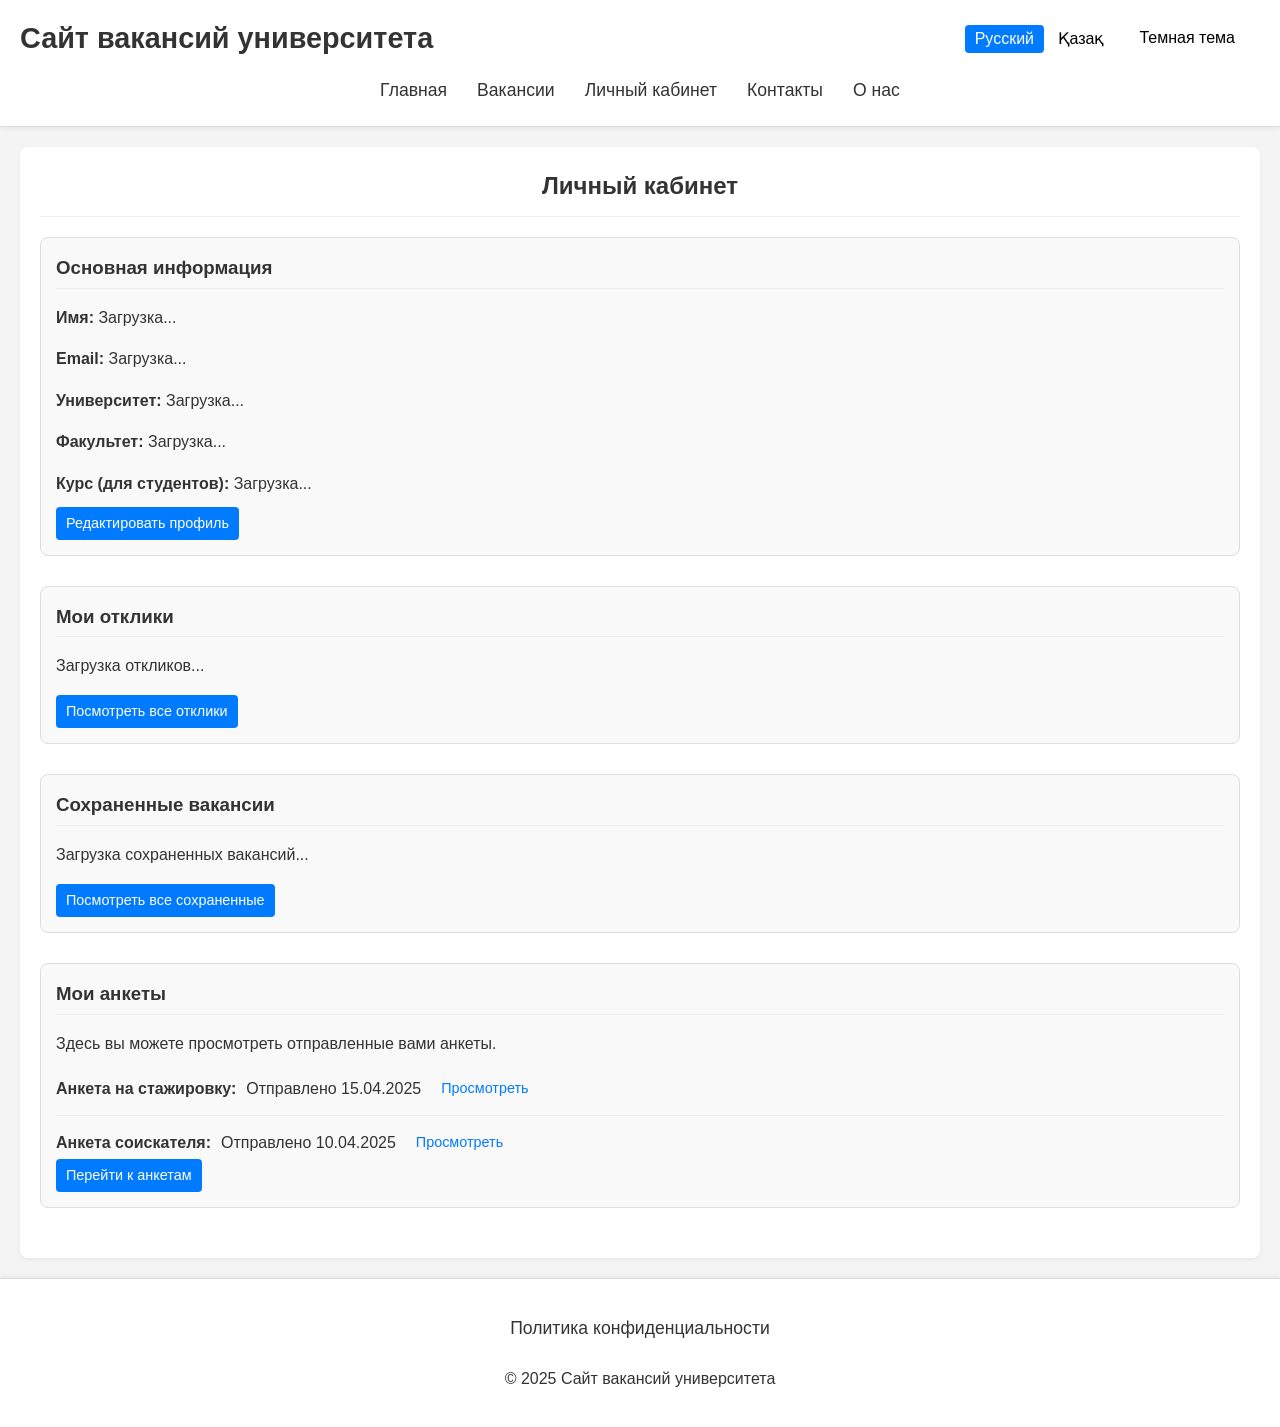
<file: profile.html>
<!DOCTYPE html>
<html lang="ru">
<head>
    <meta charset="UTF-8">
    <meta name="viewport" content="width=device-width, initial-scale=1.0">
    <title>
        <span lang="ru">Личный кабинет - Сайт вакансий университета</span>
        <span lang="kz" class="hidden">Жеке кабинет - Университет жұмыс орындарының сайты</span>
    </title>
    <link rel="stylesheet" href="style.css">
</head>
<body class="profile-page">
    <header>
        <h1>
            <span lang="ru">Сайт вакансий университета</span>
            <span lang="kz" class="hidden">Университет жұмыс орындарының сайты</span>
        </h1>
        <div class="header-actions">
            <div class="language-switcher">
                <button data-lang="ru" class="lang-button active">Русский</button>
                <button data-lang="kz" class="lang-button">Қазақ</button>
            </div>
            <div class="theme-switcher">
                <button id="theme-toggle">
                    <span lang="ru">Темная тема</span>
                    <span lang="kz" class="hidden">Қараңғы тақырып</span>
                </button>
            </div>
            <div class="auth-buttons">
                <a href="profile.html" class="button blue small active">
                    <span lang="ru">Личный кабинет</span>
                    <span lang="kz" class="hidden">Жеке кабинет</span>
                </a>
                <button id="logout-button-profile" class="button blue small">
                    <span lang="ru">Выйти</span>
                    <span lang="kz" class="hidden">Шығу</span>
                </button>
            </div>
        </div>
        <nav>
            <ul>
                <li><a href="index.html">
                    <span lang="ru">Главная</span>
                    <span lang="kz" class="hidden">Басты бет</span>
                </a></li>
                <li><a href="vacancies.html">
                    <span lang="ru">Вакансии</span>
                    <span lang="kz" class="hidden">Вакансиялар</span>
                </a></li>
                <li><a href="profile.html">
                    <span lang="ru">Личный кабинет</span>
                    <span lang="kz" class="hidden">Жеке кабинет</span>
                </a></li>
                <li><a href="contacts.html">
                    <span lang="ru">Контакты</span>
                    <span lang="kz" class="hidden">Байланыстар</span>
                </a></li>
                <li><a href="about.html">
                    <span lang="ru">О нас</span>
                    <span lang="kz" class="hidden">Біз туралы</span>
                </a></li>
            </ul>
        </nav>
    </header>

    <main>
        <h2 lang="ru">Личный кабинет</h2>
        <h2 lang="kz" class="hidden">Жеке кабинет</h2>

        <section class="user-info">
            <h3 lang="ru">Основная информация</h3>
            <h3 lang="kz" class="hidden">Негізгі ақпарат</h3>
            <p><strong lang="ru">Имя:</strong> <strong lang="kz" class="hidden">Аты-жөні:</strong> <span id="name-placeholder">Загрузка...</span></p>
            <p><strong lang="ru">Email:</strong> <strong lang="kz" class="hidden">Email:</strong> <span id="email-placeholder">Загрузка...</span></p>
            <p><strong lang="ru">Университет:</strong> <strong lang="kz" class="hidden">Университет:</strong> <span id="university-placeholder">Загрузка...</span></p>
            <p><strong lang="ru">Факультет:</strong> <strong lang="kz" class="hidden">Факультет:</strong> <span id="faculty-placeholder">Загрузка...</span></p>
            <p><strong id="course-label" lang="ru">Курс (для студентов):</strong> <strong id="course-label-kz" lang="kz" class="hidden">Курс (студенттер үшін):</strong> <span id="course-placeholder">Загрузка...</span></p>
            <a href="profile-edit.html" class="button blue small">
                <span lang="ru">Редактировать профиль</span>
                <span lang="kz" class="hidden">Профильді өңдеу</span>
            </a>
        </section>

        <section class="user-applications">
            <h3 lang="ru">Мои отклики</h3>
            <h3 lang="kz" class="hidden">Менің жауаптарым</h3>
            <ul class="application-list">
                <p lang="ru">Загрузка откликов...</p>
                 <p lang="kz" class="hidden">Жауаптарды жүктеу...</p>
            </ul>
            <a href="#" class="button blue small">
                <span lang="ru">Посмотреть все отклики</span>
                <span lang="kz" class="hidden">Барлық жауаптарды көру</span>
            </a>
        </section>

        <section class="saved-vacancies">
            <h3 lang="ru">Сохраненные вакансии</h3>
            <h3 lang="kz" class="hidden">Сақталған вакансиялар</h3>
            <ul class="saved-list">
                <p lang="ru">Загрузка сохраненных вакансий...</p>
                 <p lang="kz" class="hidden">Сақталған вакансияларды жүктеу...</p>
            </ul>
             <a href="#" class="button blue small">
                <span lang="ru">Посмотреть все сохраненные</span>
                <span lang="kz" class="hidden">Барлық сақталғандарды көру</span>
            </a>
        </section>

        <section class="user-forms">
            <h3 lang="ru">Мои анкеты</h3>
            <h3 lang="kz" class="hidden">Менің сауалнамаларым</h3>
            <p lang="ru">Здесь вы можете просмотреть отправленные вами анкеты.</p>
            <p lang="kz" class="hidden">Бұл жерде сіз жіберген сауалнамаларды көре аласыз.</p>
            <ul class="form-list">
                <li>
                    <strong lang="ru">Анкета на стажировку:</strong> <span lang="ru">Отправлено 15.04.2025</span>
                    <strong lang="kz" class="hidden">Тәжірибеге арналған сауалнама:</strong> <span lang="kz" class="hidden">15.04.2025 жіберілді</span>
                    <a href="#" class="button small">
                        <span lang="ru">Просмотреть</span>
                        <span lang="kz" class="hidden">Қарау</span>
                    </a>
                </li>
                <li>
                    <strong lang="ru">Анкета соискателя:</strong> <span lang="ru">Отправлено 10.04.2025</span>
                    <strong lang="kz" class="hidden">Іздеуші сауалнамасы:</strong> <span lang="kz" class="hidden">10.04.2025 жіберілді</span>
                    <a href="#" class="button small">
                        <span lang="ru">Просмотреть</span>
                        <span lang="kz" class="hidden">Қарау</span>
                    </a>
                </li>
            </ul>
            <a href="forms.html" class="button blue small">
                <span lang="ru">Перейти к анкетам</span>
                <span lang="kz" class="hidden">Сауалнамаларға өту</span>
            </a>
        </section>
    </main>

    <footer>
        <nav>
            <ul>
                <li><a href="privacy.html">
                    <span lang="ru">Политика конфиденциальности</span>
                    <span lang="kz" class="hidden">Құпиялылық саясаты</span>
                </a></li>
            </ul>
        </nav>
        <p lang="ru">&copy; 2025 Сайт вакансий университета</p>
        <p lang="kz" class="hidden">&copy; 2025 Университет жұмыс орындарының сайты</p>
    </footer>

    <script src="script.js" defer></script>
</body>
</html>
</file>
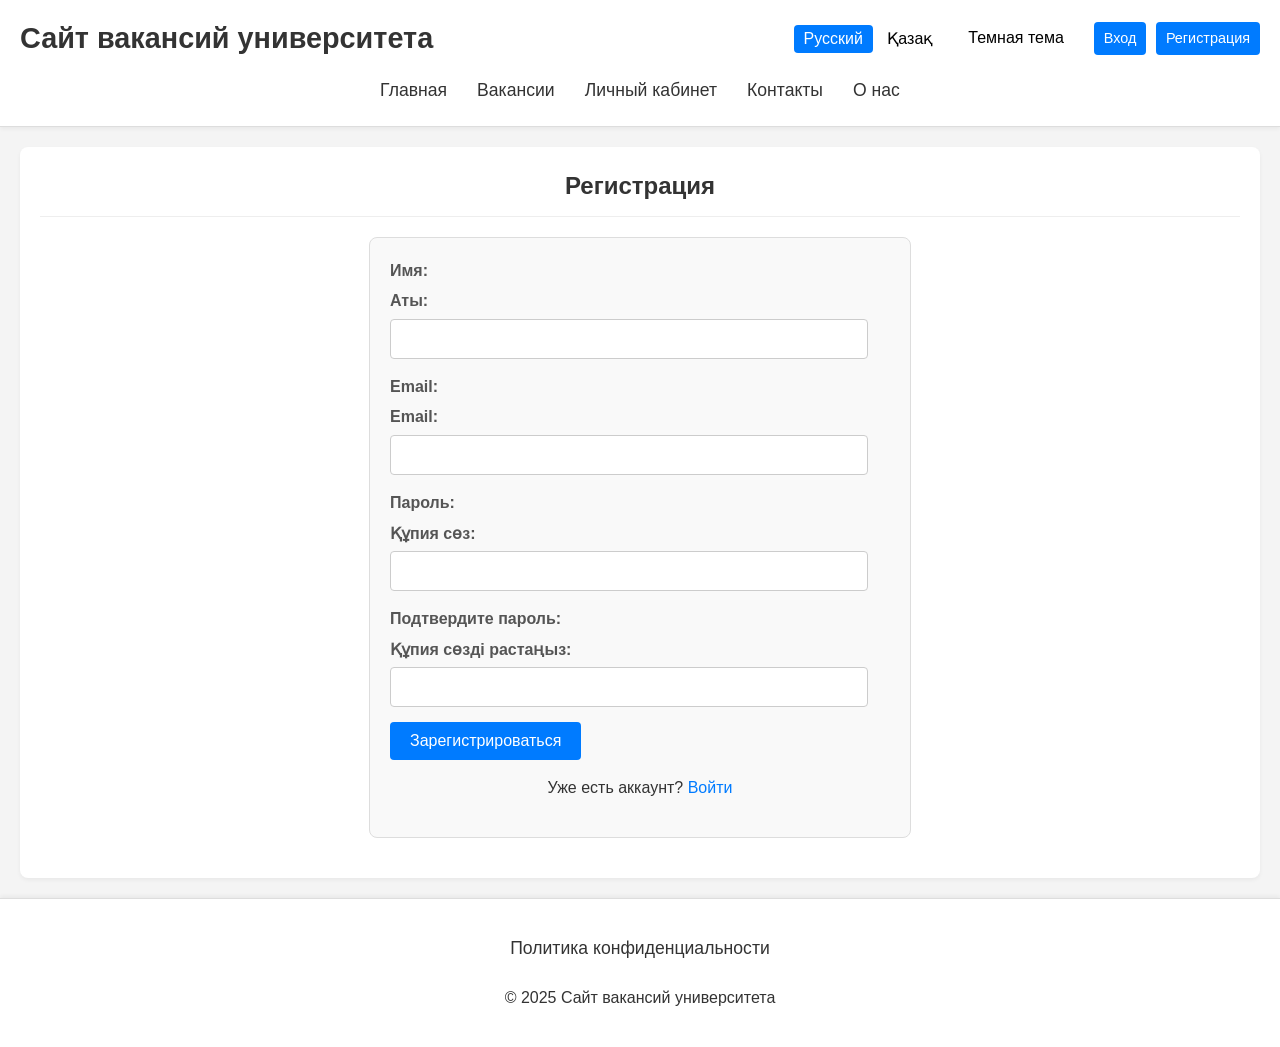
<file: register.html>
<!DOCTYPE html>
<html lang="ru">
<head>
    <meta charset="UTF-8">
    <meta name="viewport" content="width=device-width, initial-scale=1.0">
    <title>
        <span lang="ru">Регистрация - Сайт вакансий университета</span>
        <span lang="kz" class="hidden">Тіркелу - Университет жұмыс орындарының сайты</span>
    </title>
    <link rel="stylesheet" href="style.css">
</head>
<body>
    <header>
        <h1>
            <span lang="ru">Сайт вакансий университета</span>
            <span lang="kz" class="hidden">Университет жұмыс орындарының сайты</span>
        </h1>
        <div class="header-actions">
            <div class="language-switcher">
                <button data-lang="ru" class="lang-button active">Русский</button>
                <button data-lang="kz" class="lang-button">Қазақ</button>
            </div>
            <div class="theme-switcher">
                <button id="theme-toggle">
                    <span lang="ru">Темная тема</span>
                    <span lang="kz" class="hidden">Қараңғы тақырып</span>
                </button>
            </div>
            <div class="auth-buttons">
                <a href="login.html" class="button blue small">
                    <span lang="ru">Вход</span>
                    <span lang="kz" class="hidden">Кіру</span>
                </a>
                <a href="register.html" class="button blue small">
                    <span lang="ru">Регистрация</span>
                    <span lang="kz" class="hidden">Тіркелу</span>
                </a>
            </div>
        </div>
        <nav>
            <ul>
                <li><a href="index.html">
                    <span lang="ru">Главная</span>
                    <span lang="kz" class="hidden">Басты бет</span>
                </a></li>
                <li><a href="vacancies.html">
                    <span lang="ru">Вакансии</span>
                    <span lang="kz" class="hidden">Вакансиялар</span>
                </a></li>
                <li><a href="profile.html">
                    <span lang="ru">Личный кабинет</span>
                    <span lang="kz" class="hidden">Жеке кабинет</span>
                </a></li>
                <li><a href="contacts.html">
                    <span lang="ru">Контакты</span>
                    <span lang="kz" class="hidden">Байланыстар</span>
                </a></li>
                <li><a href="about.html">
                    <span lang="ru">О нас</span>
                    <span lang="kz" class="hidden">Біз туралы</span>
                </a></li>
            </ul>
        </nav>
    </header>

    <main>
        <h2 lang="ru">Регистрация</h2>
        <h2 lang="kz" class="hidden">Тіркелу</h2>
        <form class="register-form">
            <div class="form-group">
                <label for="name" lang="ru">Имя:</label>
                <label for="name" lang="kz" class="hidden">Аты:</label>
                <input type="text" id="name" name="name" required>
            </div>
            <div class="form-group">
                <label for="email" lang="ru">Email:</label>
                <label for="email" lang="kz" class="hidden">Email:</label>
                <input type="email" id="email" name="email" required>
            </div>
            <div class="form-group">
                <label for="password" lang="ru">Пароль:</label>
                <label for="password" lang="kz" class="hidden">Құпия сөз:</label>
                <input type="password" id="password" name="password" required>
            </div>
            <div class="form-group">
                <label for="confirm-password" lang="ru">Подтвердите пароль:</label>
                <label for="confirm-password" lang="kz" class="hidden">Құпия сөзді растаңыз:</label>
                <input type="password" id="confirm-password" name="confirm-password" required>
            </div>
            <button type="submit" class="button blue">
                <span lang="ru">Зарегистрироваться</span>
                <span lang="kz" class="hidden">Тіркелу</span>
            </button>
            <p lang="ru">Уже есть аккаунт? <a href="login.html">Войти</a></p>
            <p lang="kz" class="hidden">Аккаунтыңыз бар ма? <a href="login.html">Кіру</a></p>
        </form>
    </main>

    <footer>
        <nav>
            <ul>
                <li><a href="privacy.html">
                    <span lang="ru">Политика конфиденциальности</span>
                    <span lang="kz" class="hidden">Құпиялылық саясаты</span>
                </a></li>
            </ul>
        </nav>
        <p lang="ru">&copy; 2025 Сайт вакансий университета</p>
        <p lang="kz" class="hidden">&copy; 2025 Университет жұмыс орындарының сайты</p>
    </footer>

    <script src="script.js" defer></script>
</body>
</html>
</file>
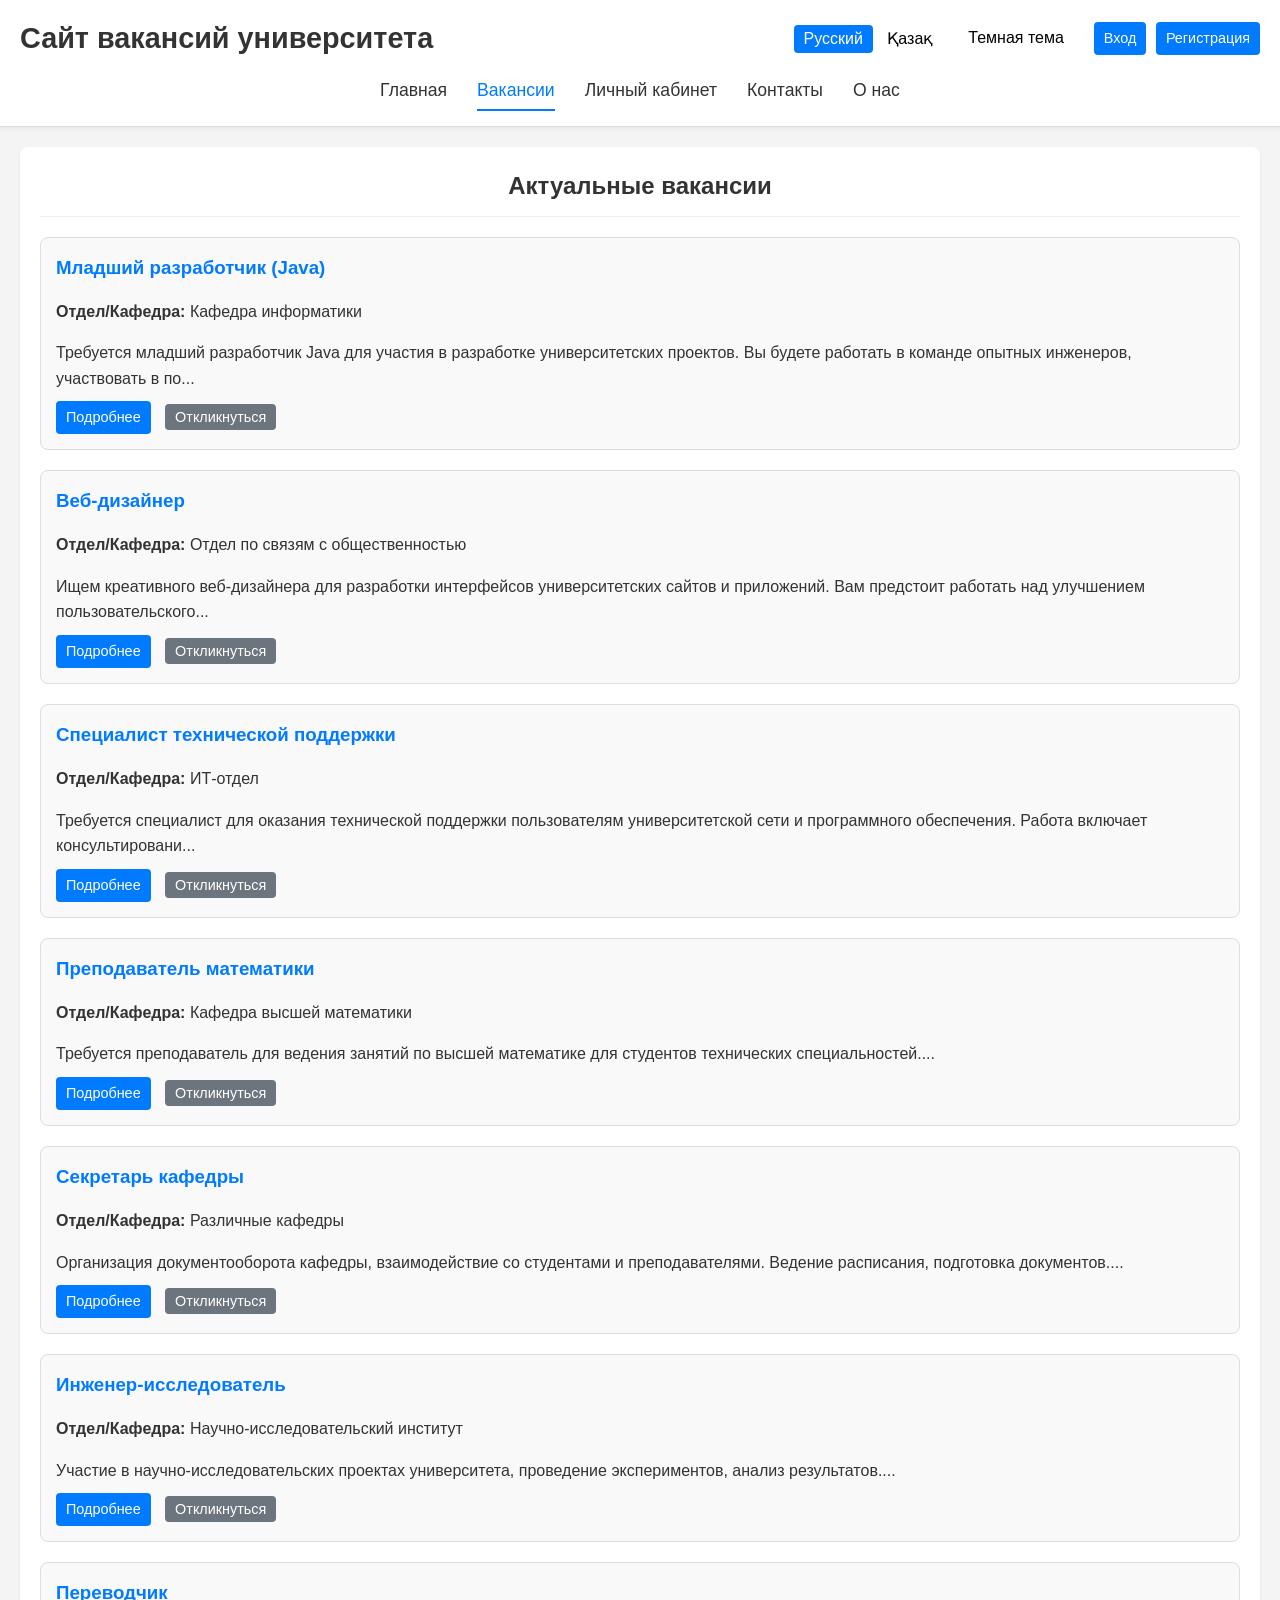
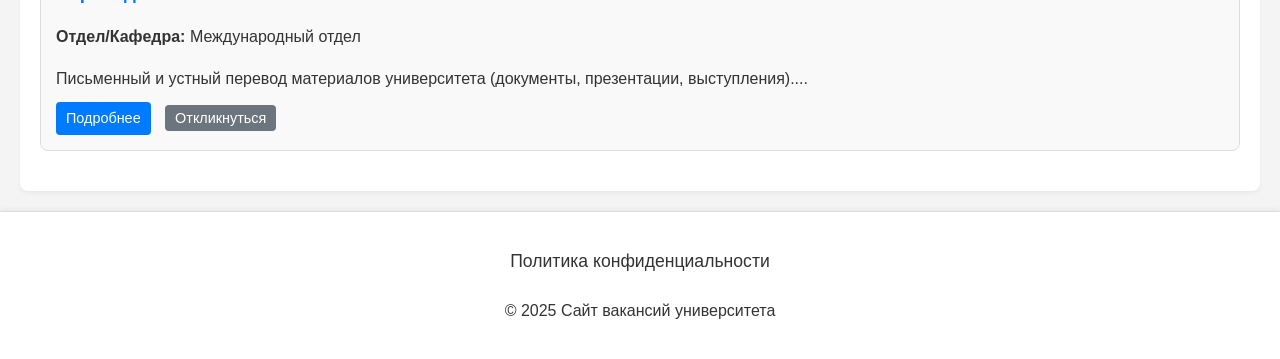
<file: vacancies.html>
<!DOCTYPE html>
<html lang="ru">
<head>
    <meta charset="UTF-8">
    <meta name="viewport" content="width=device-width, initial-scale=1.0">
    <title>
        <span lang="ru">Вакансии - Сайт вакансий университета</span>
        <span lang="kz" class="hidden">Вакансиялар - Университет жұмыс орындарының сайты</span>
    </title>
    <link rel="stylesheet" href="style.css">
</head>
<body class="vacancies-page">
    <header>
        <h1>
            <span lang="ru">Сайт вакансий университета</span>
            <span lang="kz" class="hidden">Университет жұмыс орындарының сайты</span>
        </h1>
        <div class="header-actions">
            <div class="language-switcher">
                <button data-lang="ru" class="lang-button active">Русский</button>
                <button data-lang="kz" class="lang-button">Қазақ</button>
            </div>
            <div class="theme-switcher">
                <button id="theme-toggle">
                    <span lang="ru">Темная тема</span>
                    <span lang="kz" class="hidden">Қараңғы тақырып</span>
                </button>
            </div>
            <div class="auth-buttons">
                <a href="login.html" class="button blue small">
                    <span lang="ru">Вход</span>
                    <span lang="kz" class="hidden">Кіру</span>
                </a>
                <a href="register.html" class="button blue small">
                    <span lang="ru">Регистрация</span>
                    <span lang="kz" class="hidden">Тіркелу</span>
                </a>
            </div>
        </div>
        <nav>
            <ul>
                <li><a href="index.html">
                    <span lang="ru">Главная</span>
                    <span lang="kz" class="hidden">Басты бет</span>
                </a></li>
                <li><a href="vacancies.html" class="active">
                    <span lang="ru">Вакансии</span>
                    <span lang="kz" class="hidden">Вакансиялар</span>
                </a></li>
                <li><a href="profile.html">
                    <span lang="ru">Личный кабинет</span>
                    <span lang="kz" class="hidden">Жеке кабинет</span>
                </a></li>
                <li><a href="contacts.html">
                    <span lang="ru">Контакты</span>
                    <span lang="kz" class="hidden">Байланыстар</span>
                </a></li>
                <li><a href="about.html">
                    <span lang="ru">О нас</span>
                    <span lang="kz" class="hidden">Біз туралы</span>
                </a></li>
            </ul>
        </nav>
    </header>

    <main>
        <h2 lang="ru">Актуальные вакансии</h2>
        <h2 lang="kz" class="hidden">Өзекті вакансиялар</h2>

        <div class="vacancies-list">
             <p lang="ru">Загрузка вакансий...</p>
             <p lang="kz" class="hidden">Вакансияларды жүктеу...</p>
        </div>
    </main>

    <footer>
        <nav>
            <ul>
                <li><a href="privacy.html">
                    <span lang="ru">Политика конфиденциальности</span>
                    <span lang="kz" class="hidden">Құпиялылық саясаты</span>
                </a></li>
            </ul>
        </nav>
        <p lang="ru">&copy; 2025 Сайт вакансий университета</p>
        <p lang="kz" class="hidden">&copy; 2025 Университет жұмыс орындарының сайты</p>
    </footer>

    <script src="script.js" defer></script>
</body>
</html>
</file>
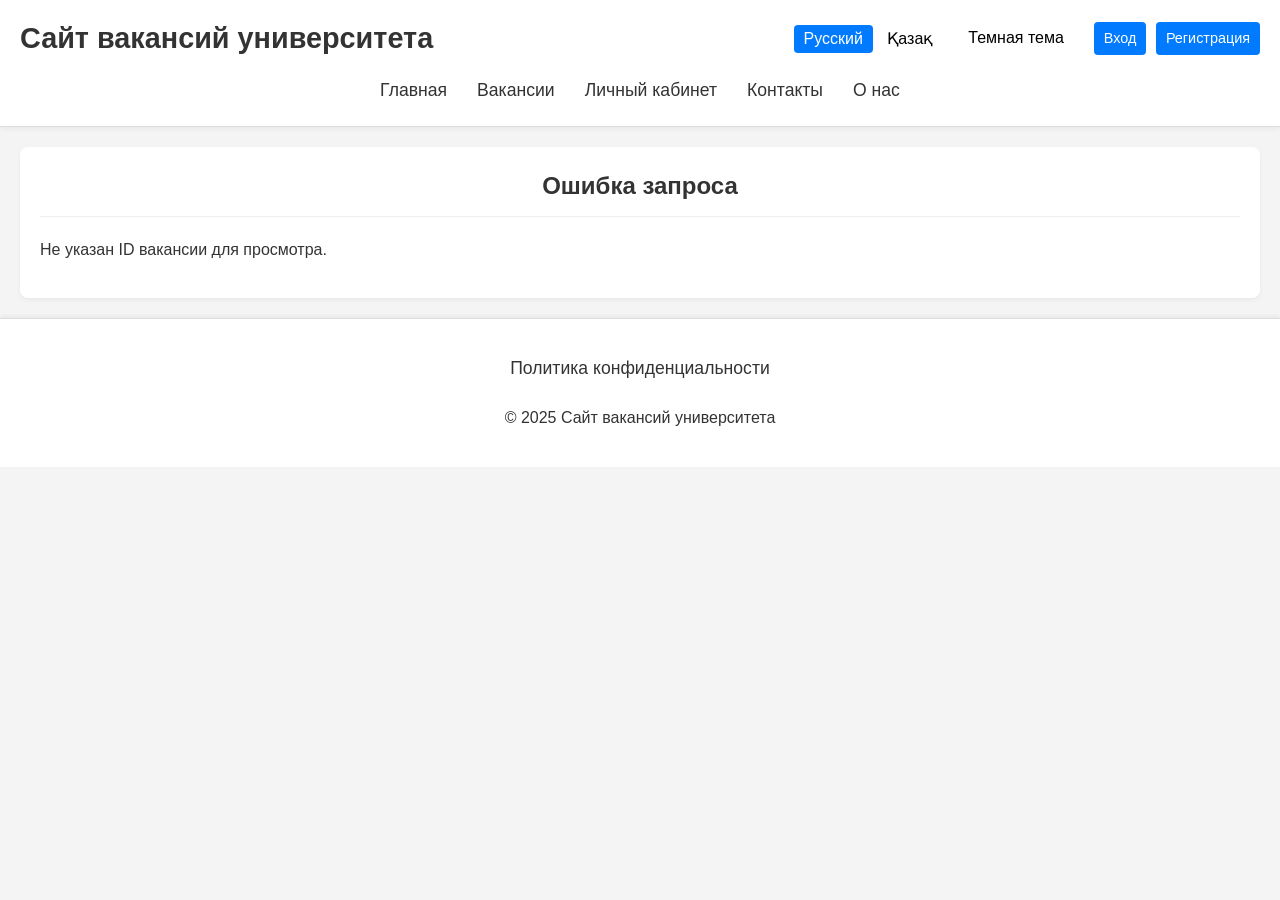
<file: vacancy.html>
<!DOCTYPE html>
<html lang="ru">
<head>
    <meta charset="UTF-8">
    <meta name="viewport" content="width=device-width, initial-scale=1.0">
    <title>
        <span lang="ru">Вакансия - Сайт вакансий университета</span>
        <span lang="kz" class="hidden">Вакансия - Университет жұмыс орындарының сайты</span>
    </title>
    <link rel="stylesheet" href="style.css">
</head>
<body class="vacancy-page"> <header>
        <h1>
            <span lang="ru">Сайт вакансий университета</span>
            <span lang="kz" class="hidden">Университет жұмыс орындарының сайты</span>
        </h1>
        <div class="header-actions">
            <div class="language-switcher">
                <button data-lang="ru" class="lang-button active">Русский</button>
                <button data-lang="kz" class="lang-button">Қазақ</button>
            </div>
            <div class="theme-switcher">
                <button id="theme-toggle">
                    <span lang="ru">Темная тема</span>
                    <span lang="kz" class="hidden">Қараңғы тақырып</span>
                </button>
            </div>
            <div class="auth-buttons">
                 <a href="login.html" class="button blue small">
                    <span lang="ru">Вход</span>
                    <span lang="kz" class="hidden">Кіру</span>
                </a>
                <a href="register.html" class="button blue small">
                    <span lang="ru">Регистрация</span>
                    <span lang="kz" class="hidden">Тіркелу</span>
                </a>
                <button id="logout-button-vacancy" class="button blue small hidden">
                    <span lang="ru">Выйти</span>
                    <span lang="kz" class="hidden">Шығу</span>
                </button>
                 <a href="profile.html" class="button blue small hidden" id="profile-button-vacancy">
                    <span lang="ru">Личный кабинет</span>
                    <span lang="kz" class="hidden">Жеке кабинет</span>
                </a>
            </div>
        </div>
        <nav>
            <ul>
                <li><a href="index.html">
                    <span lang="ru">Главная</span>
                    <span lang="kz" class="hidden">Басты бет</span>
                </a></li>
                <li><a href="vacancies.html">
                    <span lang="ru">Вакансии</span>
                    <span lang="kz" class="hidden">Вакансиялар</span>
                </a></li>
                <li><a href="profile.html">
                    <span lang="ru">Личный кабинет</span>
                    <span lang="kz" class="hidden">Жеке кабинет</span>
                </a></li>
                <li><a href="contacts.html">
                    <span lang="ru">Контакты</span>
                    <span lang="kz" class="hidden">Байланыстар</span>
                </a></li>
                <li><a href="about.html">
                    <span lang="ru">О нас</span>
                    <span lang="kz" class="hidden">Біз туралы</span>
                </a></li>
            </ul>
        </nav>
    </header>

    <main>
        <div class="vacancy-details">
            <h2 lang="ru">Загрузка вакансии...</h2>
            <h2 lang="kz" class="hidden">Вакансияны жүктеу...</h2>
            </div>
    </main>

    <footer>
        <nav>
            <ul>
                <li><a href="privacy.html">
                    <span lang="ru">Политика конфиденциальности</span>
                    <span lang="kz" class="hidden">Құпиялылық саясаты</span>
                </a></li>
            </ul>
        </nav>
        <p lang="ru">&copy; 2025 Сайт вакансий университета</p>
        <p lang="kz" class="hidden">&copy; 2025 Университет жұмыс орындарының сайты</p>
    </footer>

    <script src="script.js" defer></script>
</body>
</html>
</file>
<file: style.css>
/* style.css */

/* --- Общие стили --- */

body {
    font-family: -apple-system, BlinkMacSystemFont, 'Segoe UI', Roboto, Oxygen, Ubuntu, Cantarell, 'Open Sans', 'Helvetica Neue', sans-serif;
    margin: 0;
    padding: 0;
    line-height: 1.6;
    background-color: #f4f4f4;
    color: #333;
    transition: background-color 0.3s ease, color 0.3s ease;
}

/* Стили для темной темы */
body.dark-theme {
    background-color: #1e1e1e;
    color: #eee;
}

body.dark-theme a {
    color: #8ab4f8; /* Светлее синий для ссылок в темной теме */
}

body.dark-theme .button.blue {
    background-color: #8ab4f8;
    color: #1e1e1e;
}

body.dark-theme .button.gray {
    background-color: #555;
    color: #eee;
}

body.dark-theme header {
    background-color: #2d2d2d;
    color: #eee;
}

body.dark-theme footer {
    background-color: #2d2d2d;
    color: #eee;
}

body.dark-theme nav ul li a {
     color: #eee;
}

body.dark-theme nav ul li a:hover {
    color: #8ab4f8;
}

body.dark-theme main {
    background-color: #252526;
    color: #eee;
}

body.dark-theme .form-group label {
    color: #eee;
}

body.dark-theme input[type="text"],
body.dark-theme input[type="email"],
body.dark-theme input[type="password"],
body.dark-theme input[type="number"],
body.dark-theme textarea {
    background-color: #3c3c3c;
    color: #eee;
    border: 1px solid #555;
}

body.dark-theme input[type="text"]:focus,
body.dark-theme input[type="email"]:focus,
body.dark-theme input[type="password"]:focus,
body.dark-theme input[type="number"]:focus,
body.dark-theme textarea:focus {
    border-color: #8ab4f8;
    outline: none;
}

body.dark-theme .form-group.has-error input,
body.dark-theme .form-group.has-error textarea {
    border-color: #f44336; /* Красный для ошибок в темной теме */
}

body.dark-theme .error-message {
    color: #f44336; /* Красный текст ошибки в темной теме */
}

body.dark-theme .vacancy-item,
body.dark-theme .specialist-item,
body.dark-theme .vacancy-item-details {
     background-color: #2d2d2d;
     border-color: #555;
}

body.dark-theme .vacancy-item h3,
body.dark-theme .specialist-item h3,
body.dark-theme .vacancy-item-details h2,
body.dark-theme .vacancy-item-details h3 {
    color: #eee;
}


h1, h2, h3, h4, h5, h6 {
    color: #333;
    margin-top: 0;
}

body.dark-theme h1,
body.dark-theme h2,
body.dark-theme h3,
body.dark-theme h4,
body.dark-theme h5,
body.dark-theme h6 {
    color: #eee;
}

a {
    color: #007bff;
    text-decoration: none;
    transition: color 0.2s ease;
}

a:hover {
    text-decoration: underline;
    color: #0056b3;
}

ul {
    list-style: none;
    padding: 0;
    margin: 0;
}

/* --- Стили для шапки (Header) --- */

header {
    background-color: #fff;
    padding: 15px 20px;
    border-bottom: 1px solid #ddd;
    display: flex;
    justify-content: space-between;
    align-items: center;
    flex-wrap: wrap;
    box-shadow: 0 2px 4px rgba(0, 0, 0, 0.05);
}

header h1 {
    margin: 0;
    font-size: 1.8em;
}

.header-actions {
    display: flex;
    align-items: center;
    gap: 15px;
    flex-wrap: wrap;
}

.language-switcher button,
.theme-switcher button {
    background: none;
    border: none;
    cursor: pointer;
    font-size: 1em;
    padding: 5px 10px;
    border-radius: 4px;
    transition: background-color 0.2s ease, color 0.2s ease;
}

.language-switcher button:hover,
.theme-switcher button:hover {
    background-color: #eee;
}

body.dark-theme .language-switcher button:hover,
body.dark-theme .theme-switcher button:hover {
    background-color: #555;
}

.language-switcher button.active {
    background-color: #007bff;
    color: #fff;
}

body.dark-theme .language-switcher button.active {
    background-color: #8ab4f8;
    color: #1e1e1e;
}


.auth-buttons a,
.auth-buttons button {
     margin-left: 5px; /* Отступ между кнопками */
}

/* --- Стили для навигации (Nav) --- */

nav {
    margin-top: 10px;
    width: 100%;
    text-align: center;
}

nav ul {
    display: flex;
    justify-content: center;
    flex-wrap: wrap;
}

nav ul li {
    margin: 0 15px;
}

nav ul li a {
    color: #333;
    font-size: 1.1em;
    padding: 5px 0;
    display: block;
    transition: color 0.2s ease, border-bottom-color 0.2s ease;
    border-bottom: 2px solid transparent;
}

nav ul li a:hover,
nav ul li a.active {
    color: #007bff;
    border-bottom-color: #007bff;
}

body.dark-theme nav ul li a:hover,
body.dark-theme nav ul li a.active {
    color: #8ab4f8;
    border-bottom-color: #8ab4f8;
}

/* --- Стили для основного контента (Main) --- */

main {
    padding: 20px;
    max-width: 1200px;
    margin: 20px auto;
    background-color: #fff;
    border-radius: 8px;
    box-shadow: 0 2px 4px rgba(0, 0, 0, 0.05);
}

body.dark-theme main {
    background-color: #252526;
}

main h2 {
    text-align: center;
    margin-bottom: 20px;
    padding-bottom: 10px;
    border-bottom: 1px solid #eee;
}

body.dark-theme main h2 {
     border-bottom-color: #3c3c3c;
}

/* --- Стили для секции Hero (только на index.html) --- */
.hero {
    text-align: center;
    padding: 40px 20px;
    background-color: #e9f7ff;
    border-radius: 8px;
    margin-bottom: 20px;
}

body.dark-theme .hero {
    background-color: #333;
}

.hero h2 {
    color: #007bff;
    margin-bottom: 10px;
    border-bottom: none; /* Убираем нижнюю границу в Hero секции */
}

body.dark-theme .hero h2 {
     color: #8ab4f8;
}

.hero p {
    font-size: 1.1em;
    margin-bottom: 20px;
}

/* --- Стили для кнопок --- */
.button {
    display: inline-block;
    padding: 10px 20px;
    border-radius: 4px;
    text-decoration: none;
    font-size: 1em;
    cursor: pointer;
    text-align: center;
    transition: background-color 0.2s ease, opacity 0.2s ease;
    border: none; /* Убираем стандартную рамку у кнопок */
}

.button.blue {
    background-color: #007bff;
    color: #fff;
}

.button.blue:hover {
    background-color: #0056b3;
    text-decoration: none;
    opacity: 0.9;
}

.button.gray {
    background-color: #6c757d;
    color: #fff;
}

.button.gray:hover {
    background-color: #5a6268;
    text-decoration: none;
    opacity: 0.9;
}


.button.small {
    padding: 5px 10px;
    font-size: 0.9em;
}

/* --- Стили для форм --- */
.login-form,
.register-form,
.contact-form,
.profile-edit-form {
    max-width: 500px;
    margin: 20px auto;
    padding: 20px;
    border: 1px solid #ddd;
    border-radius: 8px;
    background-color: #f9f9f9;
}

body.dark-theme .login-form,
body.dark-theme .register-form,
body.dark-theme .contact-form,
body.dark-theme .profile-edit-form {
    background-color: #2d2d2d;
    border-color: #555;
}

.form-group {
    margin-bottom: 15px;
}

.form-group label {
    display: block;
    margin-bottom: 5px;
    font-weight: bold;
    color: #555;
}

body.dark-theme .form-group label {
    color: #eee;
}


.form-group input[type="text"],
.form-group input[type="email"],
.form-group input[type="password"],
.form-group input[type="number"],
.form-group textarea {
    width: calc(100% - 22px); /* Ширина минус padding и border */
    padding: 10px;
    border: 1px solid #ccc;
    border-radius: 4px;
    font-size: 1em;
    box-sizing: border-box; /* Учитываем padding и border в общей ширине */
}

.form-group input[type="text"]:focus,
.form-group input[type="email"]:focus,
.form-group input[type="password"]:focus,
.form-group input[type="number"]:focus,
.form-group textarea:focus {
    border-color: #007bff;
    outline: none; /* Убираем стандартный синий контур при фокусе */
    box-shadow: 0 0 5px rgba(0, 123, 255, 0.25); /* Добавляем тень при фокусе */
}

.form-group.has-error input,
.form-group.has-error textarea {
    border-color: red;
}

.error-message {
    color: red;
    font-size: 0.9em;
    margin-top: 5px;
}

/* Стили для ссылок в формах (например, "Нет аккаунта?") */
.login-form p,
.register-form p {
    text-align: center;
    margin-top: 15px;
}

/* --- Стили для страниц Профиля и Админа --- */
.user-info,
.user-applications,
.saved-vacancies,
.user-forms,
.admin-actions {
    margin-bottom: 30px;
    padding: 15px;
    border: 1px solid #ddd;
    border-radius: 8px;
    background-color: #f9f9f9;
}

body.dark-theme .user-info,
body.dark-theme .user-applications,
body.dark-theme .saved-vacancies,
body.dark-theme .user-forms,
body.dark-theme .admin-actions {
    background-color: #2d2d2d;
    border-color: #555;
}


.user-info h3,
.user-applications h3,
.saved-vacancies h3,
.user-forms h3,
.admin-actions h3 {
    margin-top: 0;
    margin-bottom: 15px;
    color: #333;
    border-bottom: 1px solid #eee;
    padding-bottom: 5px;
}

body.dark-theme .user-info h3,
body.dark-theme .user-applications h3,
body.dark-theme .saved-vacancies h3,
body.dark-theme .user-forms h3,
body.dark-theme .admin-actions h3 {
     color: #eee;
     border-bottom-color: #3c3c3c;
}

.user-info p {
    margin-bottom: 10px;
}

.application-list li,
.saved-list li,
.user-forms li {
    margin-bottom: 10px;
    padding-bottom: 10px;
    border-bottom: 1px solid #eee;
    display: flex;
    align-items: center;
    flex-wrap: wrap;
    gap: 10px; /* Отступ между элементами внутри списка */
}

body.dark-theme .application-list li,
body.dark-theme .saved-list li,
body.dark-theme .user-forms li {
    border-bottom-color: #3c3c3c;
}


.application-list li:last-child,
.saved-list li:last-child,
.user-forms li:last-child {
    border-bottom: none; /* Убираем нижнюю границу у последнего элемента */
    padding-bottom: 0;
    margin-bottom: 0;
}

.application-list li strong,
.saved-list li strong,
.user-forms li strong {
    min-width: 120px; /* Минимальная ширина для меток */
}

.status {
    padding: 3px 8px;
    border-radius: 4px;
    font-size: 0.9em;
    font-weight: bold;
}

.status.pending {
    background-color: #ffc107; /* Желтый */
    color: #333;
}

.status.accepted {
    background-color: #28a745; /* Зеленый */
    color: #fff;
}

.status.rejected {
    background-color: #dc3545; /* Красный */
    color: #fff;
}

.admin-actions ul li {
    margin-bottom: 10px;
}

/* --- Стили для списка форм на forms.html --- */
.form-list .form-item {
    border: 1px solid #ddd;
    border-radius: 8px;
    padding: 15px;
    margin-bottom: 20px;
    background-color: #f9f9f9;
}

body.dark-theme .form-list .form-item {
    background-color: #2d2d2d;
    border-color: #555;
}


.form-list .form-item h3 {
    margin-top: 0;
    margin-bottom: 10px;
    color: #333;
     border-bottom: none;
     padding-bottom: 0;
}

body.dark-theme .form-list .form-item h3 {
    color: #eee;
}

/* --- Стили для списка вакансий --- */
.vacancies-list .vacancy-item {
    border: 1px solid #ddd;
    border-radius: 8px;
    padding: 15px;
    margin-bottom: 20px;
    background-color: #f9f9f9;
}

.vacancies-list .vacancy-item h3 {
    margin-top: 0;
    margin-bottom: 10px;
    color: #007bff;
     border-bottom: none;
     padding-bottom: 0;
}

body.dark-theme .vacancies-list .vacancy-item h3 {
     color: #8ab4f8;
}

.vacancies-list .vacancy-item p {
    margin-bottom: 10px;
}

.vacancies-list .vacancy-item h4 {
    margin-top: 15px;
    margin-bottom: 5px;
    color: #555;
    font-size: 1em;
}

body.dark-theme .vacancies-list .vacancy-item h4 {
    color: #ccc;
}

.vacancies-list .vacancy-item ul {
    margin-bottom: 15px;
}

.vacancies-list .vacancy-item ul li {
    margin-bottom: 5px;
    padding-bottom: 0;
    border-bottom: none;
    display: list-item; /* Возвращаем стандартное отображение списка */
    list-style: disc inside; /* Добавляем маркеры */
}

.vacancies-list .vacancy-item .button {
    margin-right: 10px;
}


/* --- Стили для списка топ специалистов --- */
.top-specialists .specialists-list {
    display: grid; /* Используем сетку для расположения элементов */
    grid-template-columns: repeat(auto-fit, minmax(280px, 1fr)); /* Адаптивные колонки */
    gap: 20px; /* Отступ между элементами сетки */
    margin-top: 20px;
}

.top-specialists .specialist-item {
     border: 1px solid #ddd;
     border-radius: 8px;
     padding: 15px;
     background-color: #f9f9f9;
     display: flex;
     flex-direction: column;
     justify-content: space-between; /* Распределяем элементы по высоте */
     box-shadow: 0 1px 3px rgba(0, 0, 0, 0.05);
}

.top-specialists .specialist-item h3 {
    margin-top: 0;
    margin-bottom: 10px;
    color: #333;
    border-bottom: none;
    padding-bottom: 0;
}

body.dark-theme .top-specialists .specialist-item h3 {
    color: #eee;
}

.top-specialists .specialist-item p {
    margin-bottom: 10px;
}

.top-specialists .specialist-item h4 {
    margin-top: 10px;
    margin-bottom: 5px;
    color: #555;
    font-size: 1em;
}

body.dark-theme .top-specialists .specialist-item h4 {
    color: #ccc;
}

.top-specialists .specialist-item ul {
    margin-bottom: 15px;
}

.top-specialists .specialist-item ul li {
    margin-bottom: 5px;
    padding-bottom: 0;
    border-bottom: none;
    display: list-item;
    list-style: disc inside;
     font-size: 0.95em;
}

.top-specialists .specialist-item .button {
    align-self: flex-start; /* Прижимаем кнопку к левому краю */
    margin-top: 10px;
}


/* --- Стили для деталей вакансии (vacancy.html) --- */
.vacancy-details .vacancy-item-details {
    border: 1px solid #ddd;
    border-radius: 8px;
    padding: 20px;
    background-color: #f9f9f9;
    margin-bottom: 20px;
}

body.dark-theme .vacancy-details .vacancy-item-details {
     background-color: #2d2d2d;
     border-color: #555;
}

.vacancy-details .vacancy-item-details h2 {
    margin-top: 0;
    margin-bottom: 15px;
    color: #007bff;
    border-bottom: 1px solid #eee;
    padding-bottom: 10px;
     text-align: left; /* Выравнивание заголовка по левому краю */
}

body.dark-theme .vacancy-details .vacancy-item-details h2 {
     color: #8ab4f8;
     border-bottom-color: #3c3c3c;
}

.vacancy-details .vacancy-item-details h3 {
    margin-top: 20px;
    margin-bottom: 10px;
    color: #333;
    border-bottom: none;
    padding-bottom: 0;
    font-size: 1.2em;
}

body.dark-theme .vacancy-details .vacancy-item-details h3 {
    color: #eee;
}

.vacancy-details .vacancy-item-details p {
    margin-bottom: 15px;
}

.vacancy-details .vacancy-item-details ul {
    margin-bottom: 20px;
}

.vacancy-details .vacancy-item-details ul li {
     margin-bottom: 8px;
     padding-bottom: 0;
     border-bottom: none;
     display: list-item;
     list-style: disc inside;
     font-size: 1em;
}

.vacancy-details .vacancy-item-details .button {
    margin-right: 15px;
    margin-top: 10px; /* Отступ сверху для кнопок */
}


/* --- Стили для футера (Footer) --- */

footer {
    background-color: #fff;
    padding: 20px;
    text-align: center;
    border-top: 1px solid #ddd;
    margin-top: 20px;
    box-shadow: 0 -2px 4px rgba(0, 0, 0, 0.05);
}

footer nav ul {
    margin-bottom: 10px;
}

footer nav ul li {
    display: inline-block;
    margin: 0 10px;
}

footer nav ul li a {
    color: #333;
}

body.dark-theme footer {
    background-color: #2d2d2d;
    color: #eee;
    border-top-color: #3c3c3c;
}

body.dark-theme footer nav ul li a {
    color: #eee;
}


/* --- Вспомогательные классы --- */
.hidden {
    display: none;
}

/* --- Медиа-запросы для адаптивности --- */
@media (max-width: 768px) {
    header {
        flex-direction: column;
        align-items: flex-start;
    }

    .header-actions {
        margin-top: 10px;
        width: 100%;
        justify-content: center;
        gap: 10px;
    }

    nav ul {
        flex-direction: column;
        align-items: center;
        margin-top: 10px;
    }

    nav ul li {
        margin: 5px 0;
    }

    main {
        padding: 10px;
        margin: 10px auto;
    }

    .button {
        width: auto; /* Кнопки могут быть шире на мобильных */
    }

    .login-form,
    .register-form,
    .contact-form,
    .profile-edit-form {
        padding: 15px;
    }

    .form-group input[type="text"],
    .form-group input[type="email"],
    .form-group input[type="password"],
     .form-group input[type="number"],
    .form-group textarea {
        width: calc(100% - 20px); /* Уменьшаем padding */
    }

     .application-list li,
     .saved-list li,
     .user-forms li {
        flex-direction: column;
        align-items: flex-start;
     }

     .application-list li strong,
     .saved-list li strong,
     .user-forms li strong {
         min-width: auto;
         margin-bottom: 5px;
     }

     .status {
         margin-top: 5px;
     }

     .vacancies-list .vacancy-item {
         padding: 10px;
     }

    .top-specialists .specialists-list {
         grid-template-columns: 1fr; /* На мобильных устройствах отображаем в один столбец */
         gap: 15px;
    }
     .top-specialists .specialist-item {
        padding: 10px;
     }

     .vacancy-details .vacancy-item-details {
         padding: 15px;
     }

     .vacancy-details .vacancy-item-details .button {
         margin-right: 10px;
         margin-top: 8px;
     }
}

@media (max-width: 480px) {
    header h1 {
        font-size: 1.5em;
    }

    .header-actions {
         flex-direction: column;
         gap: 5px;
    }

    .language-switcher,
    .theme-switcher,
    .auth-buttons {
        width: 100%;
        text-align: center;
    }

    .language-switcher button,
    .theme-switcher button {
         width: calc(50% - 10px);
         box-sizing: border-box;
         margin: 2px;
    }

    .auth-buttons a,
    .auth-buttons button {
        width: calc(50% - 10px);
        box-sizing: border-box;
        margin: 2px;
    }


    nav ul li {
        margin: 3px 0;
    }

    .button {
         padding: 8px 15px;
         font-size: 0.9em;
    }

    .button.small {
        padding: 4px 8px;
        font-size: 0.8em;
    }

    .login-form,
    .register-form,
    .contact-form,
    .profile-edit-form {
        padding: 10px;
    }

     .form-group input[type="text"],
    .form-group input[type="email"],
    .form-group input[type="password"],
     .form-group input[type="number"],
    .form-group textarea {
        width: calc(100% - 16px);
    }

    .vacancies-list .vacancy-item {
         padding: 8px;
    }

    .top-specialists .specialist-item {
        padding: 8px;
     }

     .vacancy-details .vacancy-item-details {
         padding: 10px;
     }

     .vacancy-details .vacancy-item-details .button {
         margin-right: 8px;
         margin-top: 6px;
     }
}
</file>
